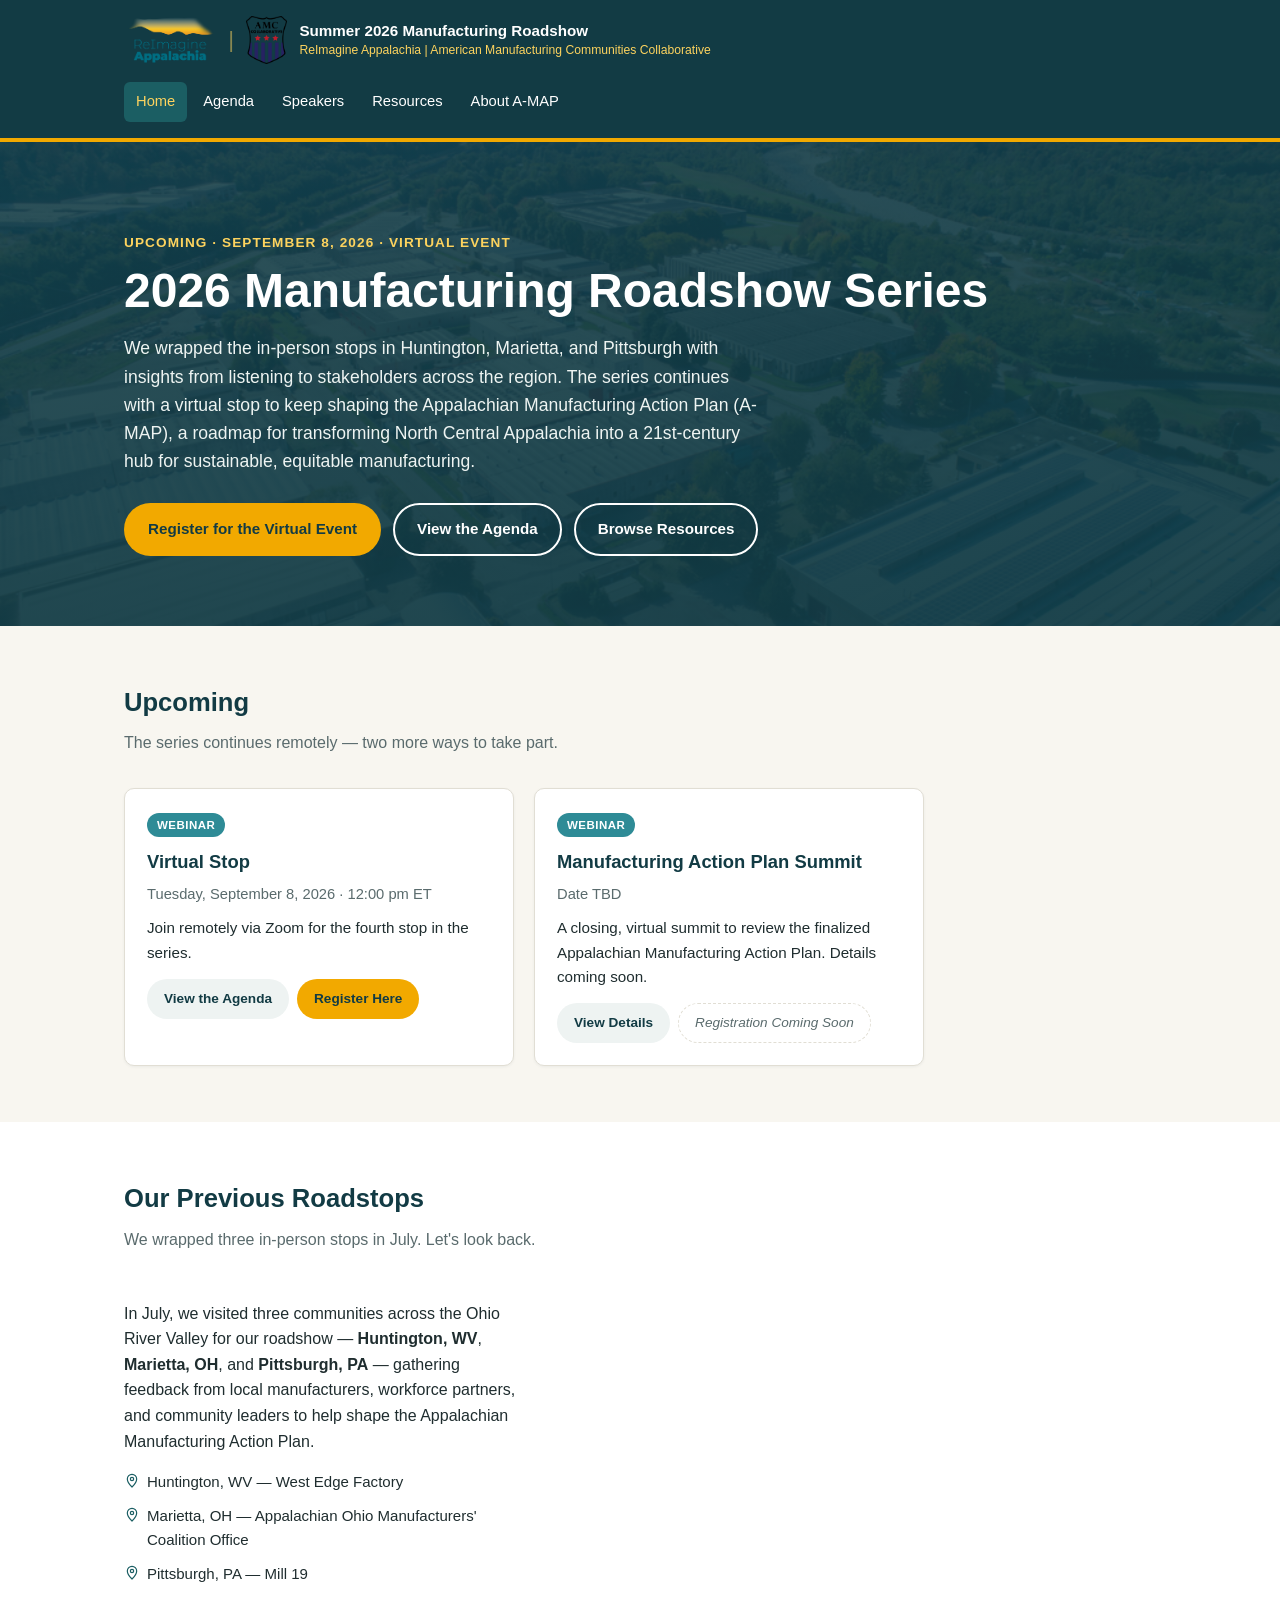
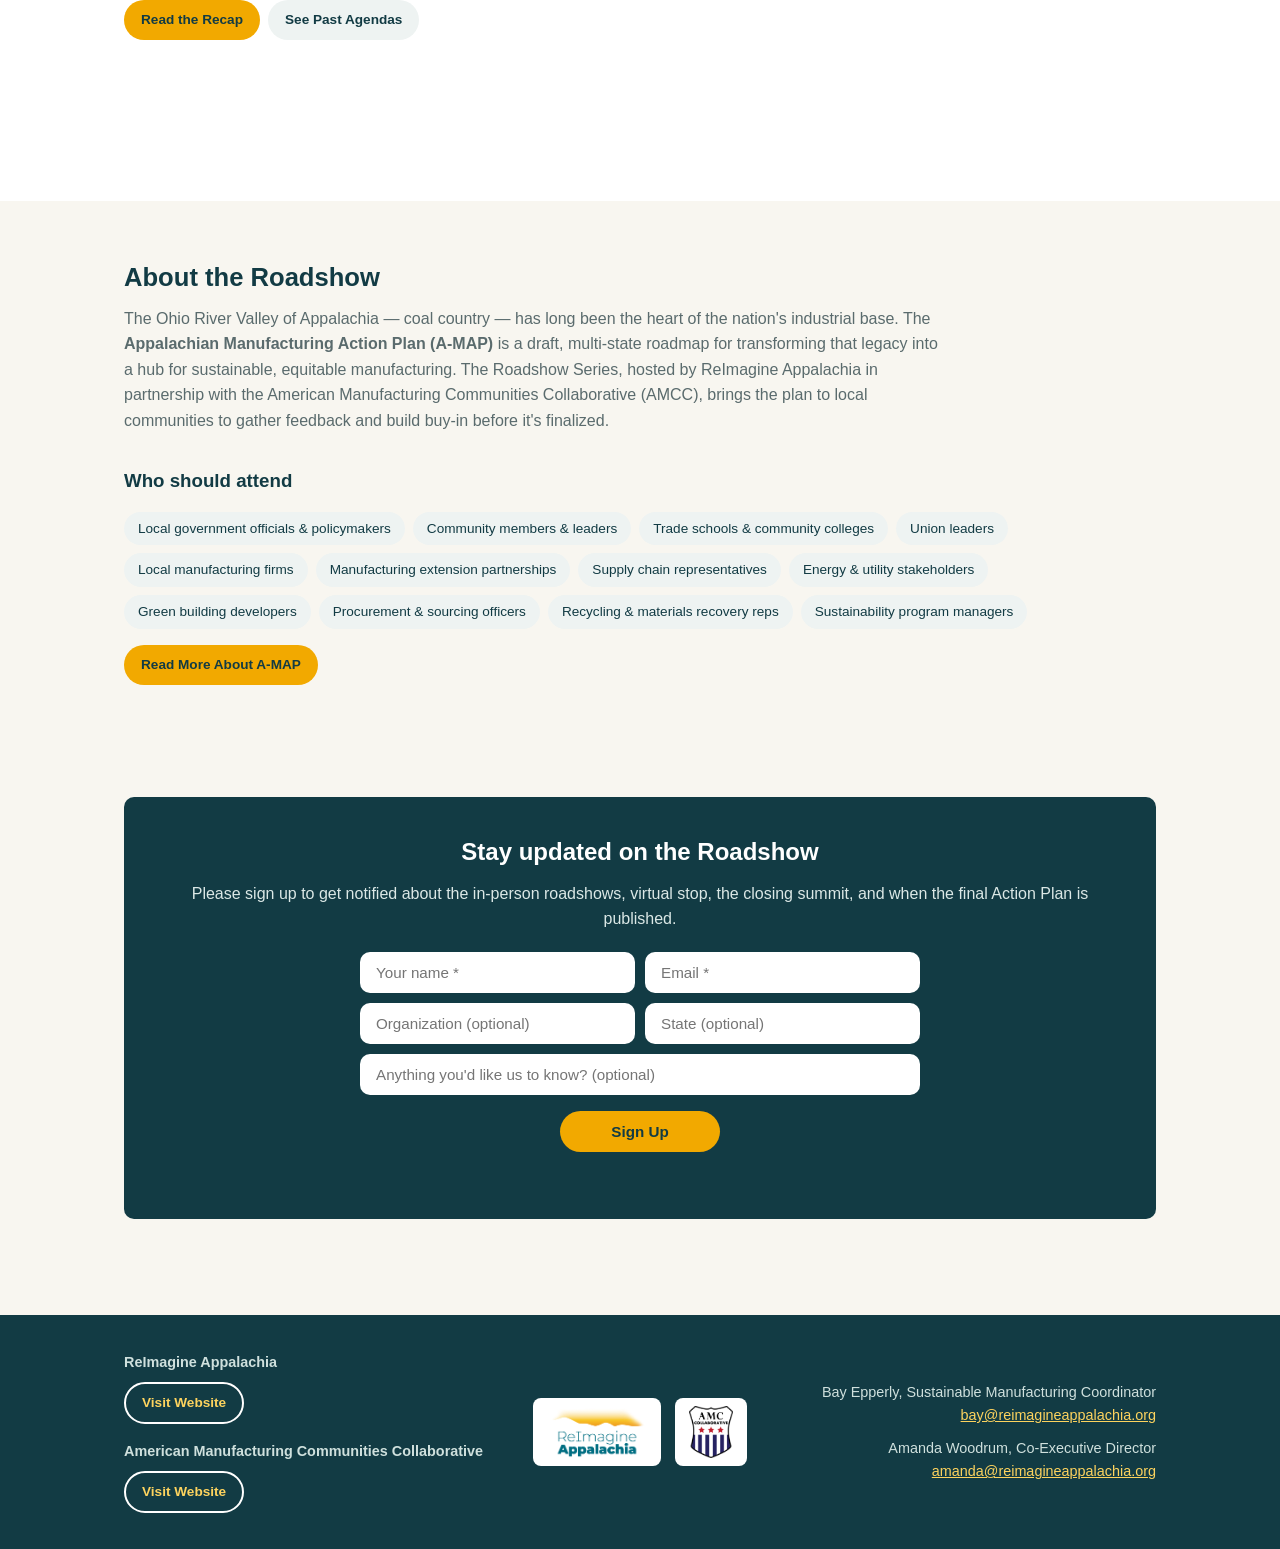
<file: index.html>
<!DOCTYPE html>
<html lang="en">
<head>
<meta charset="UTF-8">
<meta name="viewport" content="width=device-width, initial-scale=1.0">
<title>Summer 2026 Manufacturing Roadshow Series | ReImagine Appalachia & AMCC</title>
<meta name="description" content="Event guide for ReImagine Appalachia's Summer 2026 Manufacturing Roadshow Series — join the September 8 virtual stop, plus a recap of the in-person stops in Huntington, Marietta, and Pittsburgh.">
<link rel="preconnect" href="https://fonts.googleapis.com">
<link href="https://fonts.googleapis.com/css2?family=Poppins:wght@400;600;700&display=swap" rel="stylesheet">
<link rel="stylesheet" href="styles.css">
</head>
<body>

<header class="site-header">
  <div class="container">
    <a class="brand" href="index.html">
      <img class="logo-mark" src="assets/ra-logo.png" alt="ReImagine Appalachia logo">
      <span class="brand-divider">|</span>
      <img class="partner-mark" src="assets/amcc-logo.png" alt="American Manufacturing Communities Collaborative (AMCC) logo">
      <span class="brand-text">
        <span class="tagline">Summer 2026 Manufacturing Roadshow</span>
        <span class="partner">ReImagine Appalachia | American Manufacturing Communities Collaborative</span>
      </span>
    </a>
    <div class="header-right">
      <nav class="main-nav">
        <a href="index.html" class="active">Home</a>
        <a href="agenda.html">Agenda</a>
        <a href="speakers.html">Speakers</a>
        <a href="resources.html">Resources</a>
        <a href="about.html">About A-MAP</a>
      </nav>
      <div class="header-actions">
        <div class="countdown" id="event-countdown">
          <svg class="countdown-icon" viewBox="0 0 24 24" fill="none" stroke="currentColor" stroke-width="1.8" aria-hidden="true"><rect x="3" y="5" width="18" height="16" rx="2"/><path d="M3 9h18M8 3v4M16 3v4"/></svg>
          <span class="countdown-text">Virtual Stop starts in <strong id="countdown-days">--</strong> Days : <strong id="countdown-hours">--</strong> Hours</span>
        </div>
      </div>
    </div>
  </div>
</header>

<section class="hero" style="--hero-img:url('assets/hero-bg.jpg')">
  <div class="container">
    <div class="eyebrow">Upcoming &middot; September 8, 2026 &middot; Virtual Event</div>
    <h1>2026 Manufacturing Roadshow Series</h1>
    <p class="lead">We wrapped the in-person stops in Huntington, Marietta, and Pittsburgh with insights from listening to stakeholders across the region. The series continues with a virtual stop to keep shaping the Appalachian Manufacturing Action Plan (A-MAP), a roadmap for transforming North Central Appalachia into a 21st-century hub for sustainable, equitable manufacturing.</p>
    <div class="btn-row">
      <a class="btn btn-gold" href="https://reimagineappalachia.org/appalachian-manufacturing-action-plan-summer-roadshow-discussion-series-virtual-event/" target="_blank" rel="noopener">Register for the Virtual Event</a>
      <a class="btn btn-outline" href="agenda.html#virtual">View the Agenda</a>
      <a class="btn btn-outline" href="resources.html">Browse Resources</a>
    </div>
  </div>
</section>

<section class="section">
  <div class="container">
    <h2 class="section-title">Upcoming</h2>
    <p class="section-sub">The series continues remotely — two more ways to take part.</p>
    <div class="grid" style="max-width:800px;">

      <div class="card">
        <span class="tag">Webinar</span>
        <h3>Virtual Stop</h3>
        <div class="meta">Tuesday, September 8, 2026 &middot; 12:00 pm ET</div>
        <p>Join remotely via Zoom for the fourth stop in the series.</p>
        <div class="link-row">
          <a class="link-btn" href="agenda.html#virtual">View the Agenda</a>
          <a class="link-btn register" href="https://reimagineappalachia.org/appalachian-manufacturing-action-plan-summer-roadshow-discussion-series-virtual-event/" target="_blank" rel="noopener">Register Here</a>
        </div>
      </div>

      <div class="card">
        <span class="tag">Webinar</span>
        <h3>Manufacturing Action Plan Summit</h3>
        <div class="meta">Date TBD</div>
        <p>A closing, virtual summit to review the finalized Appalachian Manufacturing Action Plan. Details coming soon.</p>
        <div class="link-row">
          <a class="link-btn" href="agenda.html#summit">View Details</a>
          <span class="link-btn pending">Registration Coming Soon</span>
        </div>
      </div>

    </div>
  </div>
</section>

<section class="section alt">
  <div class="container">
    <h2 class="section-title">Our Previous Roadstops</h2>
    <p class="section-sub">We wrapped three in-person stops in July. Let's look back.</p>
    <div class="recap-split">
      <div class="recap-summary">
        <p>In July, we visited three communities across the Ohio River Valley for our roadshow — <strong>Huntington, WV</strong>, <strong>Marietta, OH</strong>, and <strong>Pittsburgh, PA</strong> — gathering feedback from local manufacturers, workforce partners, and community leaders to help shape the Appalachian Manufacturing Action Plan.</p>
        <ul class="recap-stops-list">
          <li>
            <svg class="pin-icon" viewBox="0 0 24 24" fill="none" stroke="currentColor" stroke-width="1.8" aria-hidden="true"><path d="M12 21s7-6.5 7-12a7 7 0 10-14 0c0 5.5 7 12 7 12z"/><circle cx="12" cy="9" r="2.5"/></svg>
            <a href="https://www.google.com/maps/search/?api=1&query=West+Edge+Factory+1040+Vernon+St+Huntington+WV+25704" target="_blank" rel="noopener">Huntington, WV &mdash; West Edge Factory</a>
          </li>
          <li>
            <svg class="pin-icon" viewBox="0 0 24 24" fill="none" stroke="currentColor" stroke-width="1.8" aria-hidden="true"><path d="M12 21s7-6.5 7-12a7 7 0 10-14 0c0 5.5 7 12 7 12z"/><circle cx="12" cy="9" r="2.5"/></svg>
            <a href="https://www.google.com/maps/search/?api=1&query=Appalachian+Ohio+Manufacturers+Coalition+2351+State+Route+821+Marietta+OH+45750" target="_blank" rel="noopener">Marietta, OH &mdash; Appalachian Ohio Manufacturers' Coalition Office</a>
          </li>
          <li>
            <svg class="pin-icon" viewBox="0 0 24 24" fill="none" stroke="currentColor" stroke-width="1.8" aria-hidden="true"><path d="M12 21s7-6.5 7-12a7 7 0 10-14 0c0 5.5 7 12 7 12z"/><circle cx="12" cy="9" r="2.5"/></svg>
            <a href="https://www.google.com/maps/search/?api=1&query=Mill+19+4501+Lytle+St+Pittsburgh+PA+15207" target="_blank" rel="noopener">Pittsburgh, PA &mdash; Mill 19</a>
          </li>
        </ul>
        <div class="link-row">
          <a class="link-btn accent" href="https://reimagineappalachia.org/recap-of-the-summer-2026-appalachian-manufacturing-roadshow-discussion-series/" target="_blank" rel="noopener">Read the Recap</a>
          <a class="link-btn" href="agenda.html">See Past Agendas</a>
        </div>
      </div>
      <div class="recap-map">
        <iframe class="recap-map-embed" loading="lazy" referrerpolicy="no-referrer-when-downgrade"
          src="https://www.google.com/maps?q=West+Edge+Factory+1040+Vernon+St+Huntington+WV+25704%7CAppalachian+Ohio+Manufacturers+Coalition+2351+State+Route+821+Marietta+OH+45750%7CMill+19+4501+Lytle+St+Pittsburgh+PA+15207&output=embed"
          title="Map of the three in-person roadshow stops: Huntington WV, Marietta OH, and Pittsburgh PA"></iframe>
      </div>
    </div>
  </div>
</section>

<section class="section">
  <div class="container">
    <h2 class="section-title">About the Roadshow</h2>
    <p class="section-sub" style="max-width:820px;">
      The Ohio River Valley of Appalachia — coal country — has long been the heart of the nation's industrial base.
      The <strong>Appalachian Manufacturing Action Plan (A-MAP)</strong> is a draft, multi-state roadmap for transforming
      that legacy into a hub for sustainable, equitable manufacturing. The Roadshow Series, hosted by ReImagine Appalachia
      in partnership with the American Manufacturing Communities Collaborative (AMCC), brings the plan to local
      communities to gather feedback and build buy-in before it's finalized.
    </p>
    <h3 style="color:var(--teal-dark); margin-bottom:10px;">Who should attend</h3>
    <div class="chip-row">
      <span class="chip">Local government officials & policymakers</span>
      <span class="chip">Community members & leaders</span>
      <span class="chip">Trade schools & community colleges</span>
      <span class="chip">Union leaders</span>
      <span class="chip">Local manufacturing firms</span>
      <span class="chip">Manufacturing extension partnerships</span>
      <span class="chip">Supply chain representatives</span>
      <span class="chip">Energy & utility stakeholders</span>
      <span class="chip">Green building developers</span>
      <span class="chip">Procurement & sourcing officers</span>
      <span class="chip">Recycling & materials recovery reps</span>
      <span class="chip">Sustainability program managers</span>
    </div>
    <div class="link-row"><a class="link-btn accent" href="about.html">Read More About A-MAP</a></div>
  </div>
</section>

<section class="section">
  <div class="container">
    <div class="signup" id="signup">
      <h2>Stay updated on the Roadshow</h2>
      <p>Please sign up to get notified about the in-person roadshows, virtual stop, the closing summit, and when the final Action Plan is published.</p>
      <form id="roadshow-signup-form" action="https://formspree.io/f/mbdvppaw" method="POST">
        <input type="text" name="name" placeholder="Your name *" required>
        <input type="email" name="email" placeholder="Email *" required>
        <input type="text" name="organization" placeholder="Organization (optional)">
        <input type="text" name="state" placeholder="State (optional)">
        <input type="text" name="message" class="field-full" placeholder="Anything you'd like us to know? (optional)">
        <button type="submit" class="btn btn-gold field-full">Sign Up</button>
      </form>
      <div class="form-status" id="signup-status" aria-live="polite"></div>
    </div>
  </div>
</section>

<footer class="site-footer">
  <div class="container">
    <div class="footer-col left">
      <div class="footer-org">
        <strong>ReImagine Appalachia</strong>
        <a class="btn btn-outline btn-sm" href="https://reimagineappalachia.org" target="_blank" rel="noopener">Visit Website</a>
      </div>
      <div class="footer-org">
        <strong>American Manufacturing Communities Collaborative</strong>
        <a class="btn btn-outline btn-sm" href="https://americanmcc.org/" target="_blank" rel="noopener">Visit Website</a>
      </div>
    </div>

    <div class="footer-logos">
      <span class="logo-chip"><img src="assets/ra-logo.png" alt="ReImagine Appalachia logo"></span>
      <span class="logo-chip"><img src="assets/amcc-logo.png" alt="American Manufacturing Communities Collaborative (AMCC) logo"></span>
    </div>

    <div class="footer-col right">
      <div>Bay Epperly, Sustainable Manufacturing Coordinator<br>
      <a href="mailto:bay@reimagineappalachia.org">bay@reimagineappalachia.org</a></div>
      <div style="margin-top:10px;">Amanda Woodrum, Co-Executive Director<br>
      <a href="mailto:amanda@reimagineappalachia.org">amanda@reimagineappalachia.org</a></div>
    </div>
  </div>
</footer>

<script>
(function () {
  var form = document.getElementById('roadshow-signup-form');
  var status = document.getElementById('signup-status');
  if (!form || !status) return;

  form.addEventListener('submit', function (e) {
    e.preventDefault();
    status.textContent = 'Sending…';
    status.className = 'form-status';

    fetch(form.action, {
      method: 'POST',
      body: new FormData(form),
      headers: { 'Accept': 'application/json' }
    }).then(function (response) {
      if (response.ok) {
        form.reset();
        form.style.display = 'none';
        status.textContent = "Thanks! You're signed up for roadshow updates.";
        status.className = 'form-status success';
      } else {
        return response.json().then(function (data) {
          var msg = (data && data.errors && data.errors.length)
            ? data.errors.map(function (err) { return err.message; }).join(', ')
            : 'Something went wrong. Please try again or email bay@reimagineappalachia.org directly.';
          status.textContent = msg;
          status.className = 'form-status error';
        });
      }
    }).catch(function () {
      status.textContent = 'Something went wrong. Please try again or email bay@reimagineappalachia.org directly.';
      status.className = 'form-status error';
    });
  });
})();
</script>

<script>
(function () {
  var target = new Date('2026-09-08T12:00:00-04:00'); // Virtual Stop, 12:00 pm ET
  var boxEl = document.getElementById('event-countdown');
  var daysEl = document.getElementById('countdown-days');
  var hoursEl = document.getElementById('countdown-hours');
  if (!boxEl || !daysEl || !hoursEl) return;

  function setTile(el, value) {
    if (el.textContent === value) return;
    el.textContent = value;
    el.classList.remove('tick');
    void el.offsetWidth;
    el.classList.add('tick');
  }

  function update() {
    var diff = target - new Date();
    if (diff <= 0) {
      boxEl.style.display = 'none';
      return;
    }
    var days = Math.floor(diff / 86400000);
    var hours = Math.floor((diff % 86400000) / 3600000);
    setTile(daysEl, String(days));
    setTile(hoursEl, String(hours));
  }

  update();
  setInterval(update, 60000);
})();
</script>

</body>
</html>
</file>
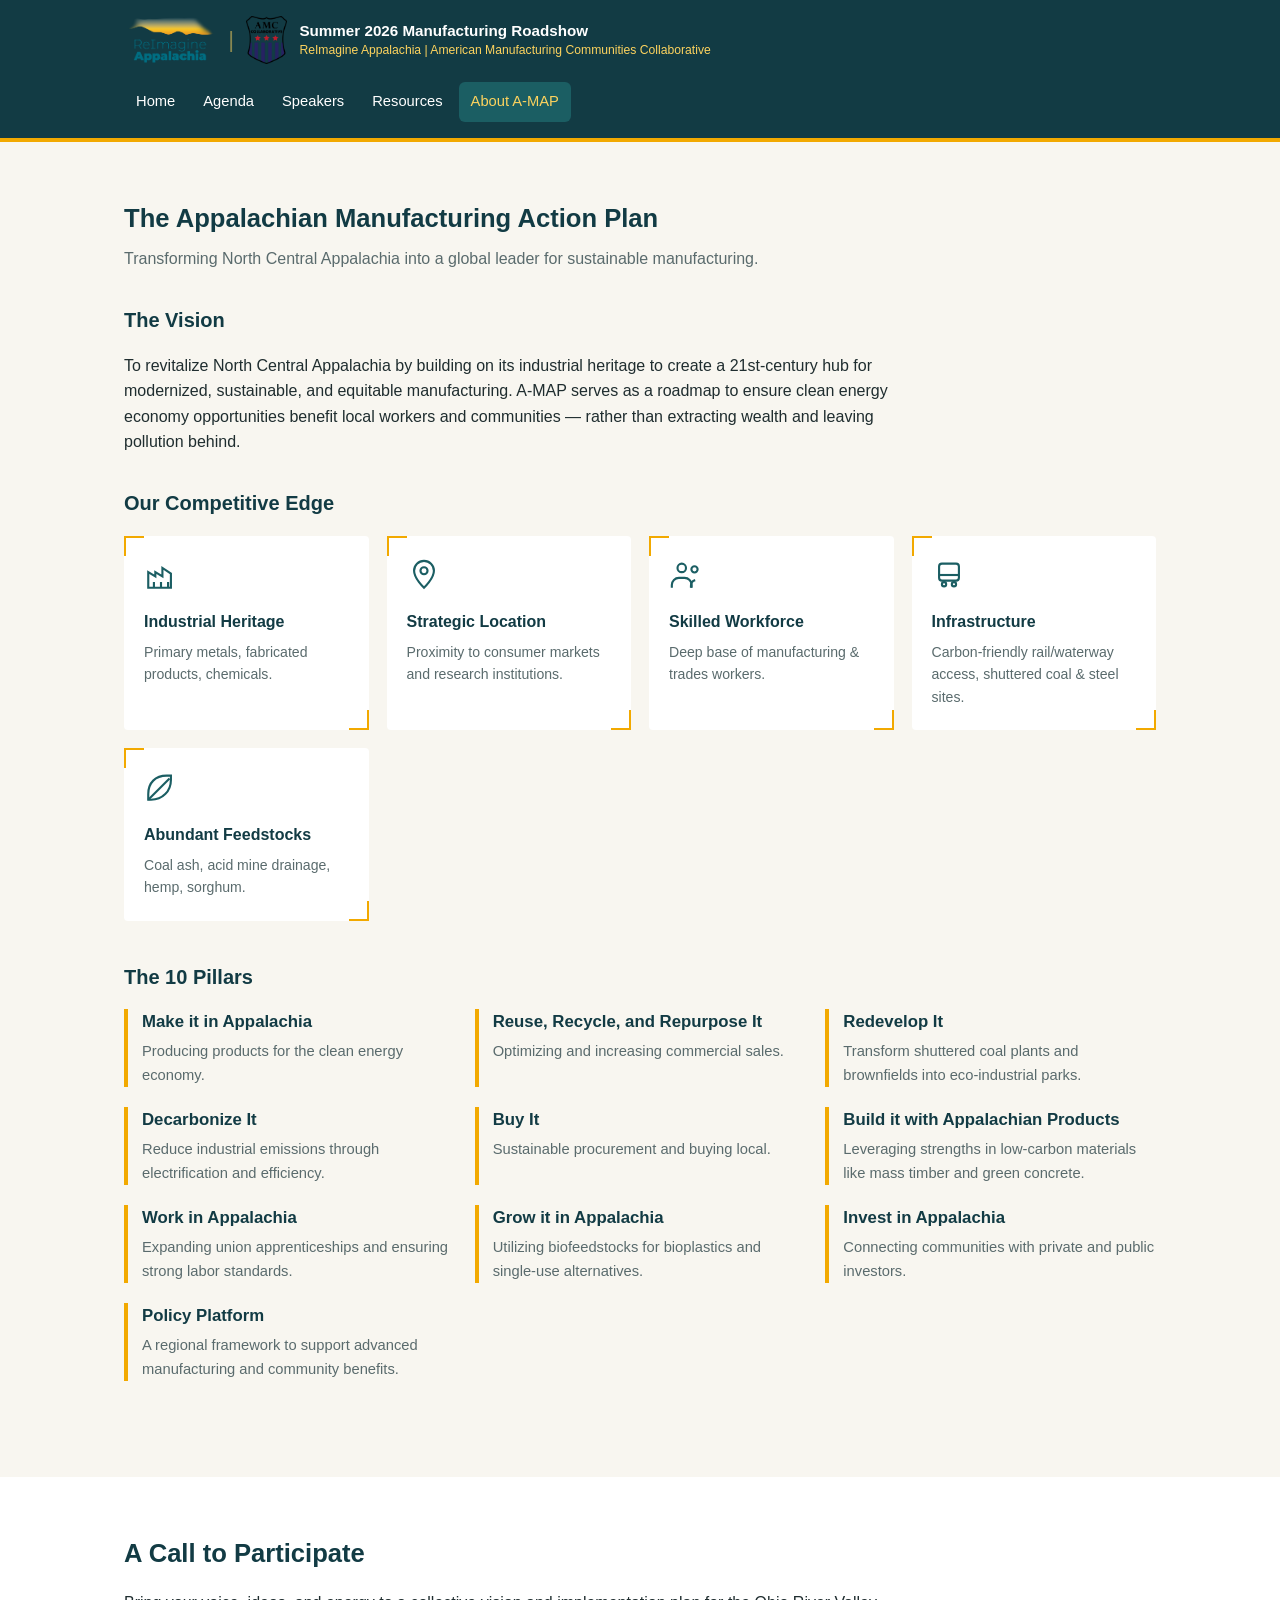
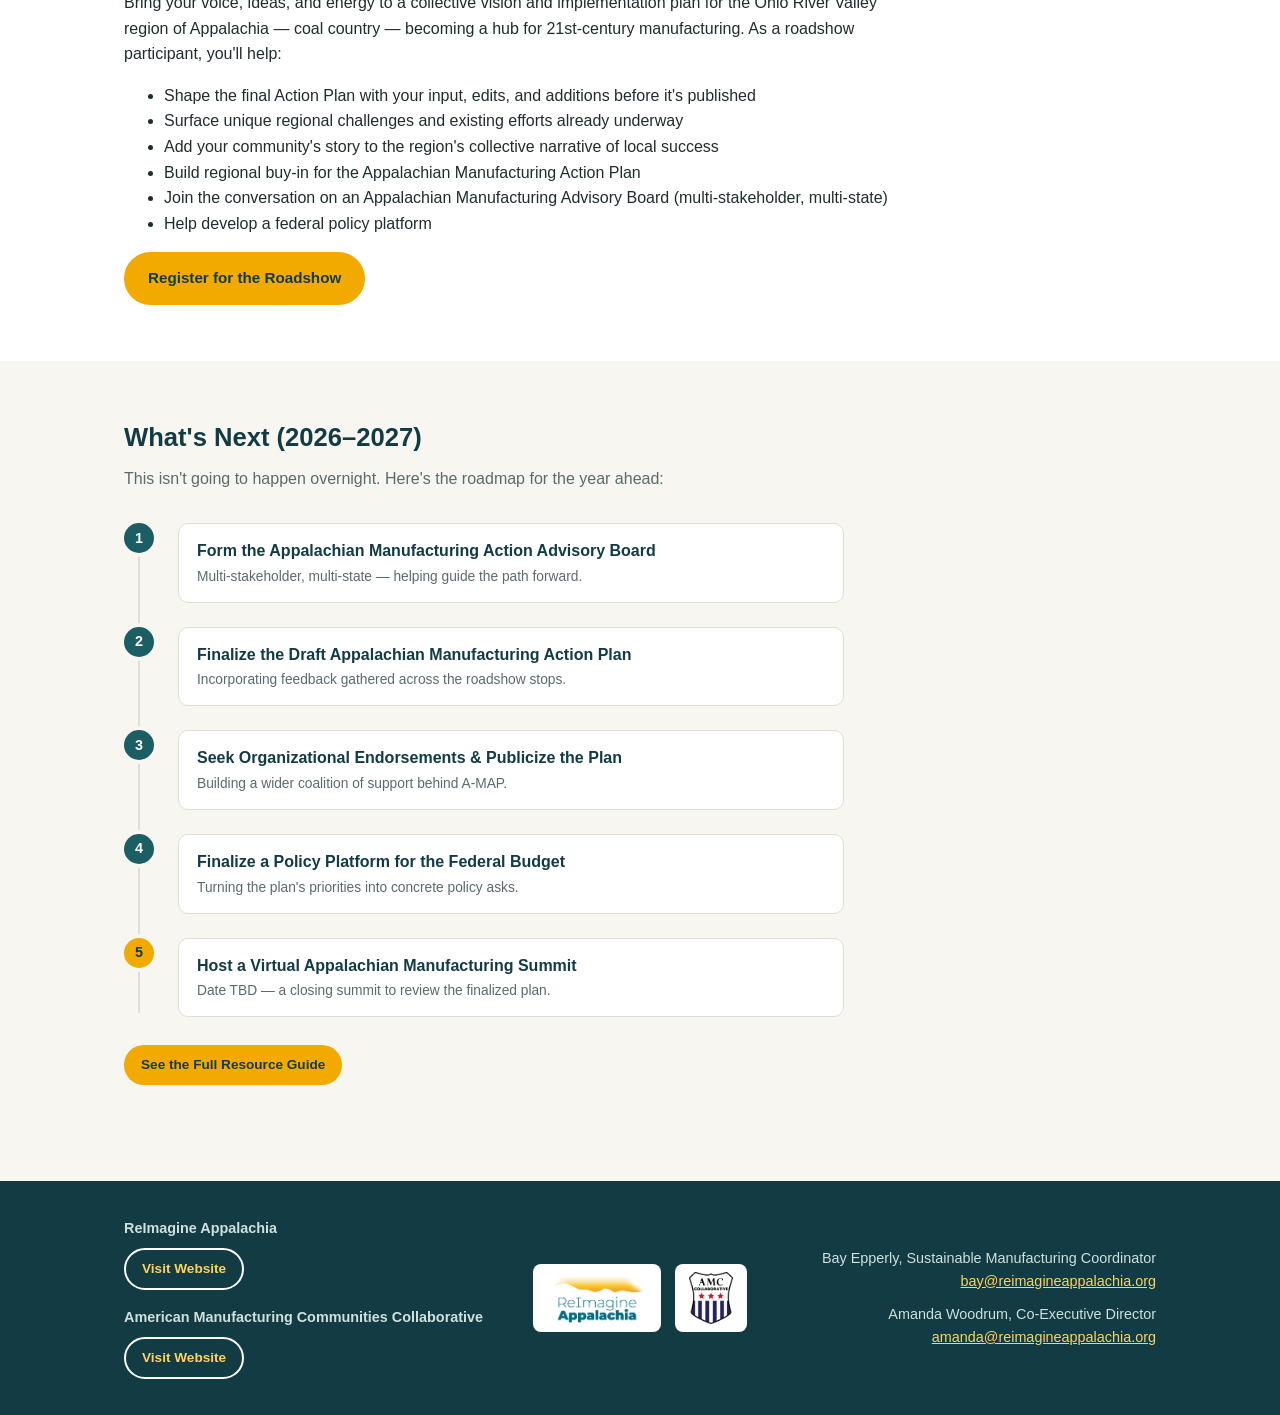
<file: about.html>
<!DOCTYPE html>
<html lang="en">
<head>
<meta charset="UTF-8">
<meta name="viewport" content="width=device-width, initial-scale=1.0">
<title>About A-MAP | Summer 2026 Manufacturing Roadshow — ReImagine Appalachia & AMCC</title>
<link rel="preconnect" href="https://fonts.googleapis.com">
<link href="https://fonts.googleapis.com/css2?family=Poppins:wght@400;600;700&display=swap" rel="stylesheet">
<link rel="stylesheet" href="styles.css">
</head>
<body>

<header class="site-header">
  <div class="container">
    <a class="brand" href="index.html">
      <img class="logo-mark" src="assets/ra-logo.png" alt="ReImagine Appalachia logo">
      <span class="brand-divider">|</span>
      <img class="partner-mark" src="assets/amcc-logo.png" alt="American Manufacturing Communities Collaborative (AMCC) logo">
      <span class="brand-text">
        <span class="tagline">Summer 2026 Manufacturing Roadshow</span>
        <span class="partner">ReImagine Appalachia | American Manufacturing Communities Collaborative</span>
      </span>
    </a>
    <div class="header-right">
      <nav class="main-nav">
        <a href="index.html">Home</a>
        <a href="agenda.html">Agenda</a>
        <a href="speakers.html">Speakers</a>
        <a href="resources.html">Resources</a>
        <a href="about.html" class="active">About A-MAP</a>
      </nav>
      <div class="header-actions">
        <div class="countdown" id="event-countdown">
          <svg class="countdown-icon" viewBox="0 0 24 24" fill="none" stroke="currentColor" stroke-width="1.8" aria-hidden="true"><rect x="3" y="5" width="18" height="16" rx="2"/><path d="M3 9h18M8 3v4M16 3v4"/></svg>
          <span class="countdown-text">Virtual Stop starts in <strong id="countdown-days">--</strong> Days : <strong id="countdown-hours">--</strong> Hours</span>
        </div>
      </div>
    </div>
  </div>
</header>

<section class="section">
  <div class="container">
    <h1 class="section-title">The Appalachian Manufacturing Action Plan</h1>
    <p class="section-sub" style="max-width:820px;">
      Transforming North Central Appalachia into a global leader for sustainable manufacturing.
    </p>

    <h2 style="color:var(--teal-dark); font-size:1.25rem;">The Vision</h2>
    <p style="max-width:780px;">
      To revitalize North Central Appalachia by building on its industrial heritage to create a 21st-century hub for
      modernized, sustainable, and equitable manufacturing. A-MAP serves as a roadmap to ensure clean energy
      economy opportunities benefit local workers and communities — rather than extracting wealth and leaving
      pollution behind.
    </p>

    <h2 style="color:var(--teal-dark); font-size:1.25rem; margin-top:32px;">Our Competitive Edge</h2>
    <div class="edge-grid">
      <div class="edge-card">
        <svg class="edge-icon" viewBox="0 0 24 24" fill="none" stroke="currentColor" stroke-width="1.5"><path d="M3 21V10l5 3V10l5 3V7l6 4v10H3z"/><path d="M7 21v-4M12 21v-4M17 21v-4"/></svg>
        <h4>Industrial Heritage</h4>
        <p>Primary metals, fabricated products, chemicals.</p>
      </div>
      <div class="edge-card">
        <svg class="edge-icon" viewBox="0 0 24 24" fill="none" stroke="currentColor" stroke-width="1.5"><path d="M12 21s7-6.5 7-12a7 7 0 10-14 0c0 5.5 7 12 7 12z"/><circle cx="12" cy="9" r="2.5"/></svg>
        <h4>Strategic Location</h4>
        <p>Proximity to consumer markets and research institutions.</p>
      </div>
      <div class="edge-card">
        <svg class="edge-icon" viewBox="0 0 24 24" fill="none" stroke="currentColor" stroke-width="1.5"><circle cx="9" cy="7" r="3"/><path d="M2 21v-2a5 5 0 015-5h4a5 5 0 015 5v2"/><circle cx="18" cy="8" r="2.2"/><path d="M15.5 21v-1.5a4 4 0 013-3.87"/></svg>
        <h4>Skilled Workforce</h4>
        <p>Deep base of manufacturing &amp; trades workers.</p>
      </div>
      <div class="edge-card">
        <svg class="edge-icon" viewBox="0 0 24 24" fill="none" stroke="currentColor" stroke-width="1.5"><rect x="5" y="4" width="14" height="12" rx="2"/><path d="M5 12h14"/><circle cx="8.5" cy="18.5" r="1.5"/><circle cx="15.5" cy="18.5" r="1.5"/></svg>
        <h4>Infrastructure</h4>
        <p>Carbon-friendly rail/waterway access, shuttered coal &amp; steel sites.</p>
      </div>
      <div class="edge-card">
        <svg class="edge-icon" viewBox="0 0 24 24" fill="none" stroke="currentColor" stroke-width="1.5"><path d="M5 21c8 0 14-6 14-14V4h-3C8 4 3 9 3 17v4z"/><path d="M3 21c4-4 7-7 15-15"/></svg>
        <h4>Abundant Feedstocks</h4>
        <p>Coal ash, acid mine drainage, hemp, sorghum.</p>
      </div>
    </div>

    <h2 style="color:var(--teal-dark); font-size:1.25rem; margin-top:40px;">The 10 Pillars</h2>
    <div class="grid" style="grid-template-columns: repeat(auto-fit, minmax(280px,1fr)); margin-bottom:40px;">
      <div class="pillar"><h3>Make it in Appalachia</h3><p>Producing products for the clean energy economy.</p></div>
      <div class="pillar"><h3>Reuse, Recycle, and Repurpose It</h3><p>Optimizing and increasing commercial sales.</p></div>
      <div class="pillar"><h3>Redevelop It</h3><p>Transform shuttered coal plants and brownfields into eco-industrial parks.</p></div>
      <div class="pillar"><h3>Decarbonize It</h3><p>Reduce industrial emissions through electrification and efficiency.</p></div>
      <div class="pillar"><h3>Buy It</h3><p>Sustainable procurement and buying local.</p></div>
      <div class="pillar"><h3>Build it with Appalachian Products</h3><p>Leveraging strengths in low-carbon materials like mass timber and green concrete.</p></div>
      <div class="pillar"><h3>Work in Appalachia</h3><p>Expanding union apprenticeships and ensuring strong labor standards.</p></div>
      <div class="pillar"><h3>Grow it in Appalachia</h3><p>Utilizing biofeedstocks for bioplastics and single-use alternatives.</p></div>
      <div class="pillar"><h3>Invest in Appalachia</h3><p>Connecting communities with private and public investors.</p></div>
      <div class="pillar"><h3>Policy Platform</h3><p>A regional framework to support advanced manufacturing and community benefits.</p></div>
    </div>

  </div>
</section>

<section class="section alt">
  <div class="container">
    <h2 class="section-title">A Call to Participate</h2>
    <p style="max-width:780px;">
      Bring your voice, ideas, and energy to a collective vision and implementation plan for the Ohio River Valley
      region of Appalachia — coal country — becoming a hub for 21st-century manufacturing. As a roadshow participant,
      you'll help:
    </p>
    <ul>
      <li>Shape the final Action Plan with your input, edits, and additions before it's published</li>
      <li>Surface unique regional challenges and existing efforts already underway</li>
      <li>Add your community's story to the region's collective narrative of local success</li>
      <li>Build regional buy-in for the Appalachian Manufacturing Action Plan</li>
      <li>Join the conversation on an Appalachian Manufacturing Advisory Board (multi-stakeholder, multi-state)</li>
      <li>Help develop a federal policy platform</li>
    </ul>
    <div class="link-row">
      <a class="btn btn-gold" href="https://reimagineappalachia.org/events/" target="_blank" rel="noopener">Register for the Roadshow</a>
    </div>
  </div>
</section>

<section class="section">
  <div class="container">
    <h2 class="section-title">What's Next (2026–2027)</h2>
    <p class="section-sub">This isn't going to happen overnight. Here's the roadmap for the year ahead:</p>
    <div class="timeline">
      <div class="timeline-item">
        <div class="timeline-num">1</div>
        <div class="timeline-content">
          <h4>Form the Appalachian Manufacturing Action Advisory Board</h4>
          <p>Multi-stakeholder, multi-state — helping guide the path forward.</p>
        </div>
      </div>
      <div class="timeline-item">
        <div class="timeline-num">2</div>
        <div class="timeline-content">
          <h4>Finalize the Draft Appalachian Manufacturing Action Plan</h4>
          <p>Incorporating feedback gathered across the roadshow stops.</p>
        </div>
      </div>
      <div class="timeline-item">
        <div class="timeline-num">3</div>
        <div class="timeline-content">
          <h4>Seek Organizational Endorsements &amp; Publicize the Plan</h4>
          <p>Building a wider coalition of support behind A-MAP.</p>
        </div>
      </div>
      <div class="timeline-item">
        <div class="timeline-num">4</div>
        <div class="timeline-content">
          <h4>Finalize a Policy Platform for the Federal Budget</h4>
          <p>Turning the plan's priorities into concrete policy asks.</p>
        </div>
      </div>
      <div class="timeline-item tbd">
        <div class="timeline-num">5</div>
        <div class="timeline-content">
          <h4>Host a Virtual Appalachian Manufacturing Summit</h4>
          <p>Date TBD — a closing summit to review the finalized plan.</p>
        </div>
      </div>
    </div>
    <div class="link-row" style="margin-top:28px;"><a class="link-btn accent" href="resources.html">See the Full Resource Guide</a></div>
  </div>
</section>

<footer class="site-footer">
  <div class="container">
    <div class="footer-col left">
      <div class="footer-org">
        <strong>ReImagine Appalachia</strong>
        <a class="btn btn-outline btn-sm" href="https://reimagineappalachia.org" target="_blank" rel="noopener">Visit Website</a>
      </div>
      <div class="footer-org">
        <strong>American Manufacturing Communities Collaborative</strong>
        <a class="btn btn-outline btn-sm" href="https://americanmcc.org/" target="_blank" rel="noopener">Visit Website</a>
      </div>
    </div>

    <div class="footer-logos">
      <span class="logo-chip"><img src="assets/ra-logo.png" alt="ReImagine Appalachia logo"></span>
      <span class="logo-chip"><img src="assets/amcc-logo.png" alt="American Manufacturing Communities Collaborative (AMCC) logo"></span>
    </div>

    <div class="footer-col right">
      <div>Bay Epperly, Sustainable Manufacturing Coordinator<br>
      <a href="mailto:bay@reimagineappalachia.org">bay@reimagineappalachia.org</a></div>
      <div style="margin-top:10px;">Amanda Woodrum, Co-Executive Director<br>
      <a href="mailto:amanda@reimagineappalachia.org">amanda@reimagineappalachia.org</a></div>
    </div>
  </div>
</footer>

<script>
(function () {
  var target = new Date('2026-09-08T12:00:00-04:00'); // Virtual Stop, 12:00 pm ET
  var boxEl = document.getElementById('event-countdown');
  var daysEl = document.getElementById('countdown-days');
  var hoursEl = document.getElementById('countdown-hours');
  if (!boxEl || !daysEl || !hoursEl) return;

  function setTile(el, value) {
    if (el.textContent === value) return;
    el.textContent = value;
    el.classList.remove('tick');
    void el.offsetWidth;
    el.classList.add('tick');
  }

  function update() {
    var diff = target - new Date();
    if (diff <= 0) {
      boxEl.style.display = 'none';
      return;
    }
    var days = Math.floor(diff / 86400000);
    var hours = Math.floor((diff % 86400000) / 3600000);
    setTile(daysEl, String(days));
    setTile(hoursEl, String(hours));
  }

  update();
  setInterval(update, 60000);
})();
</script>

</body>
</html>
</file>
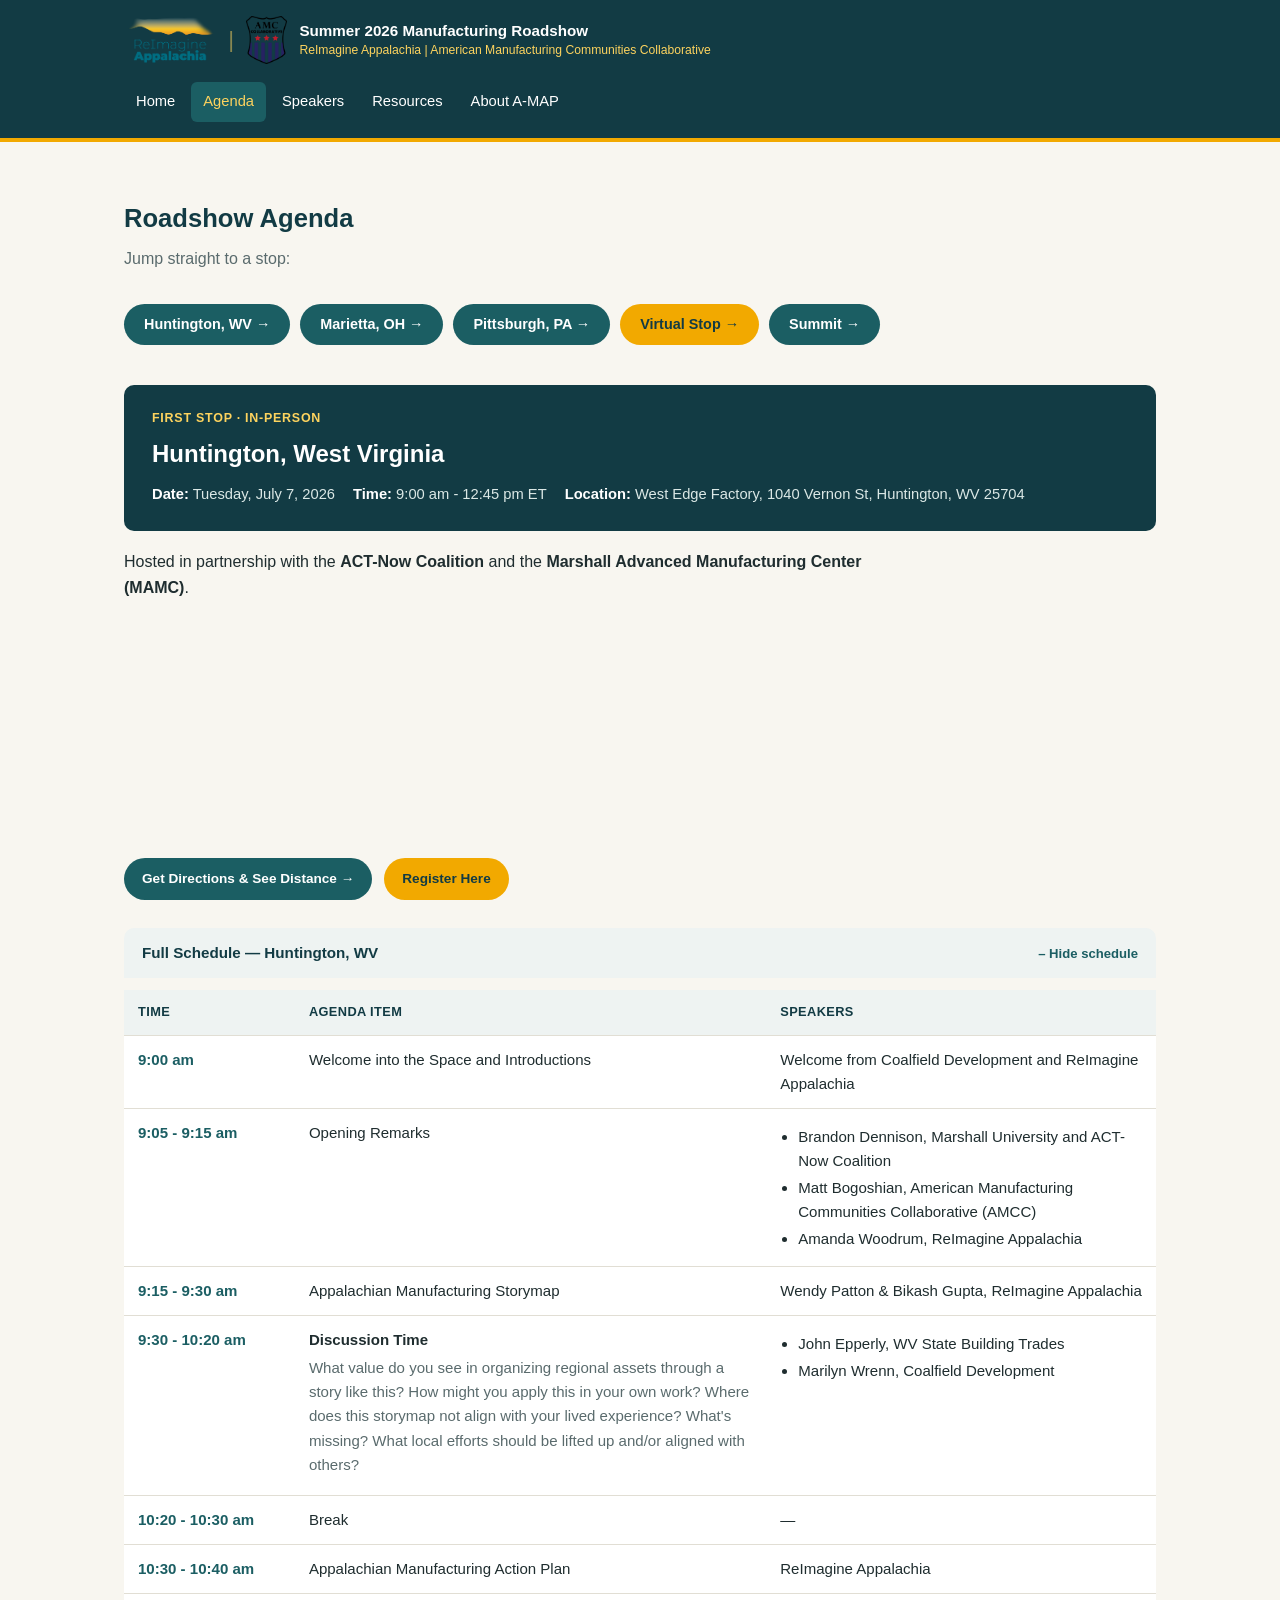
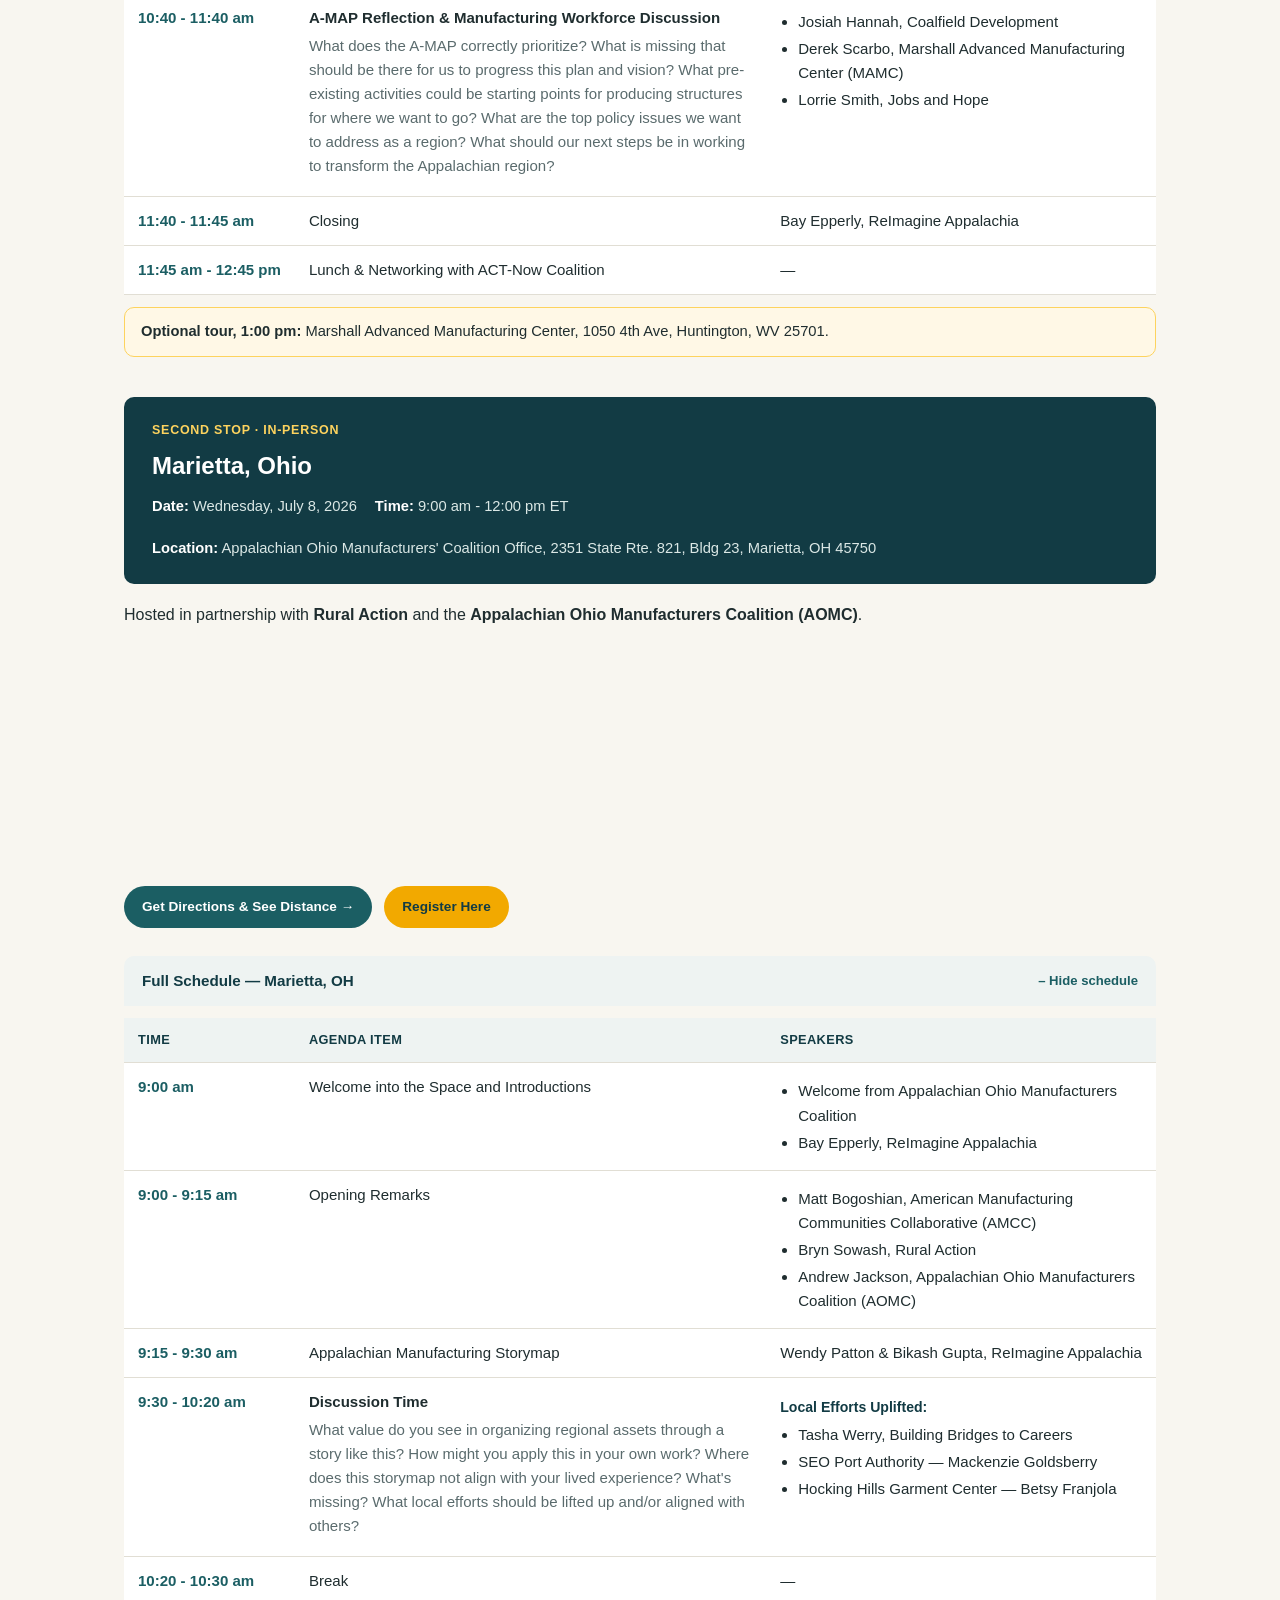
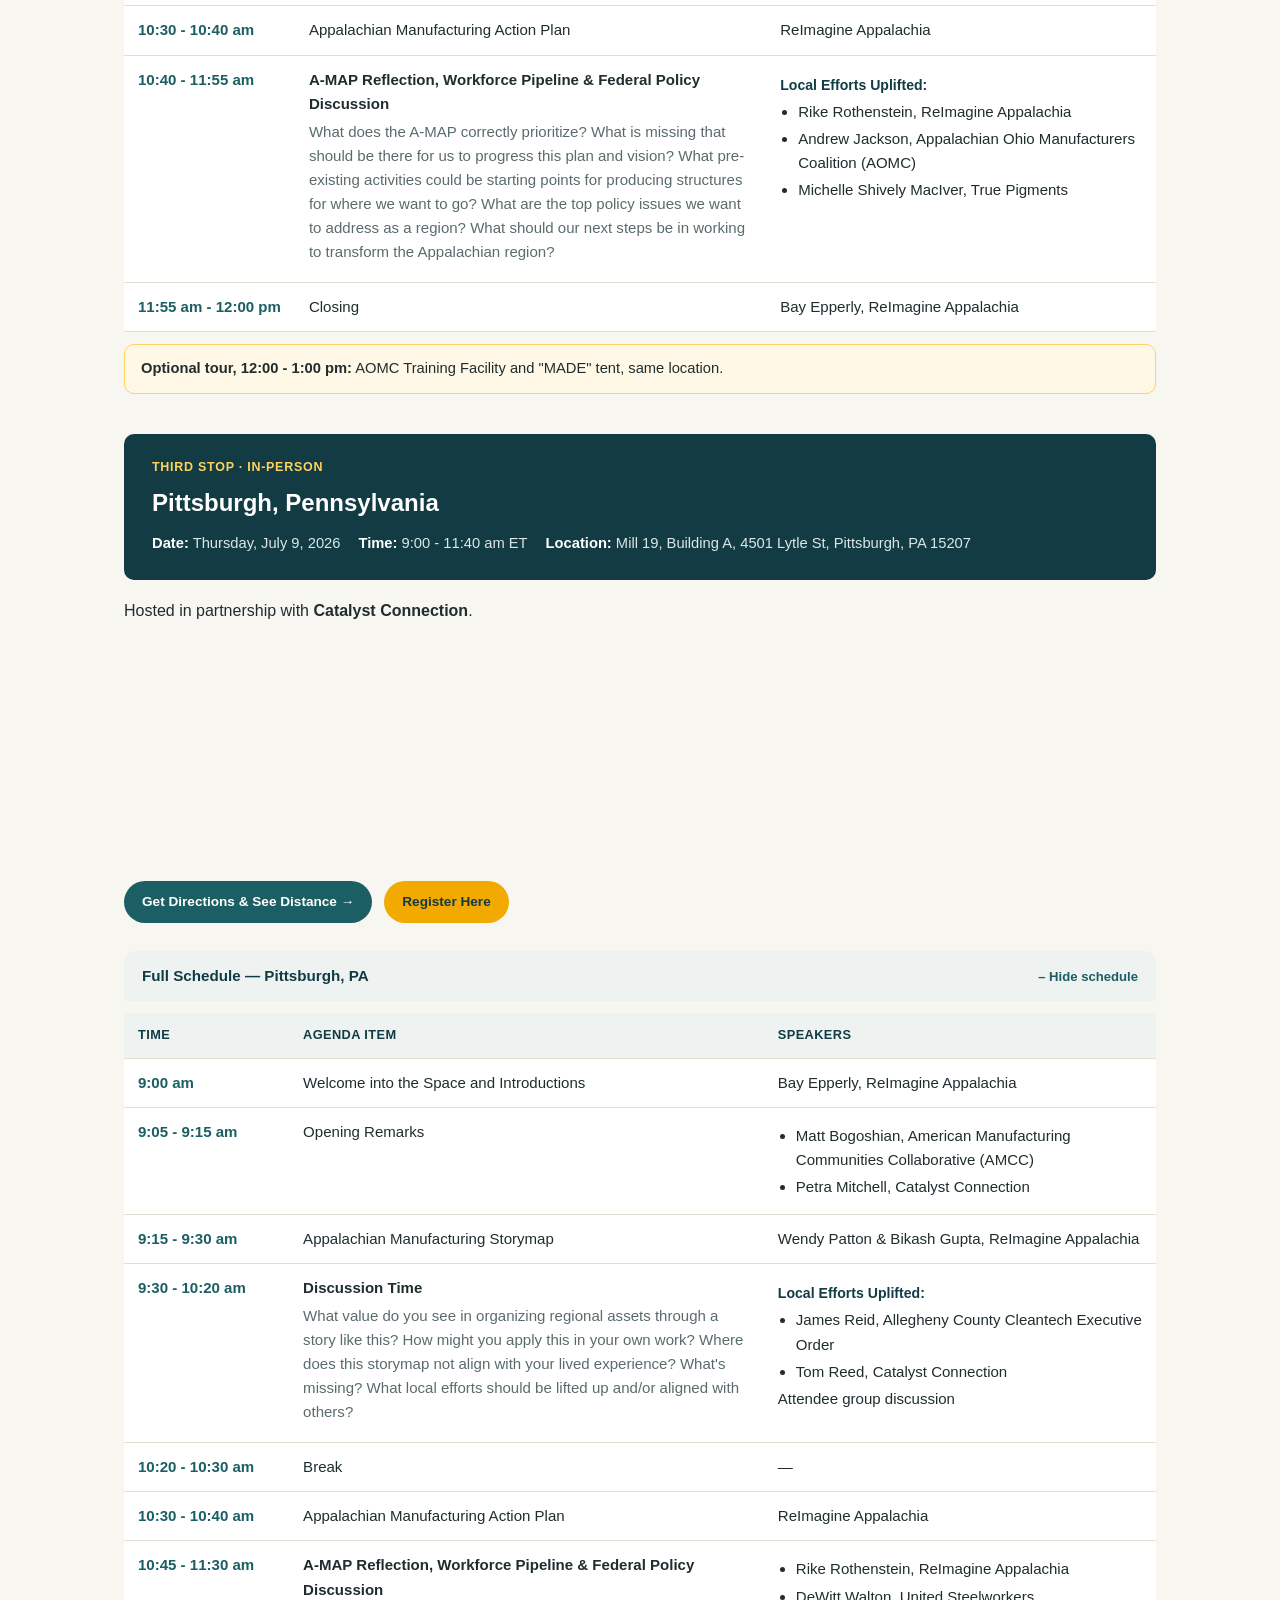
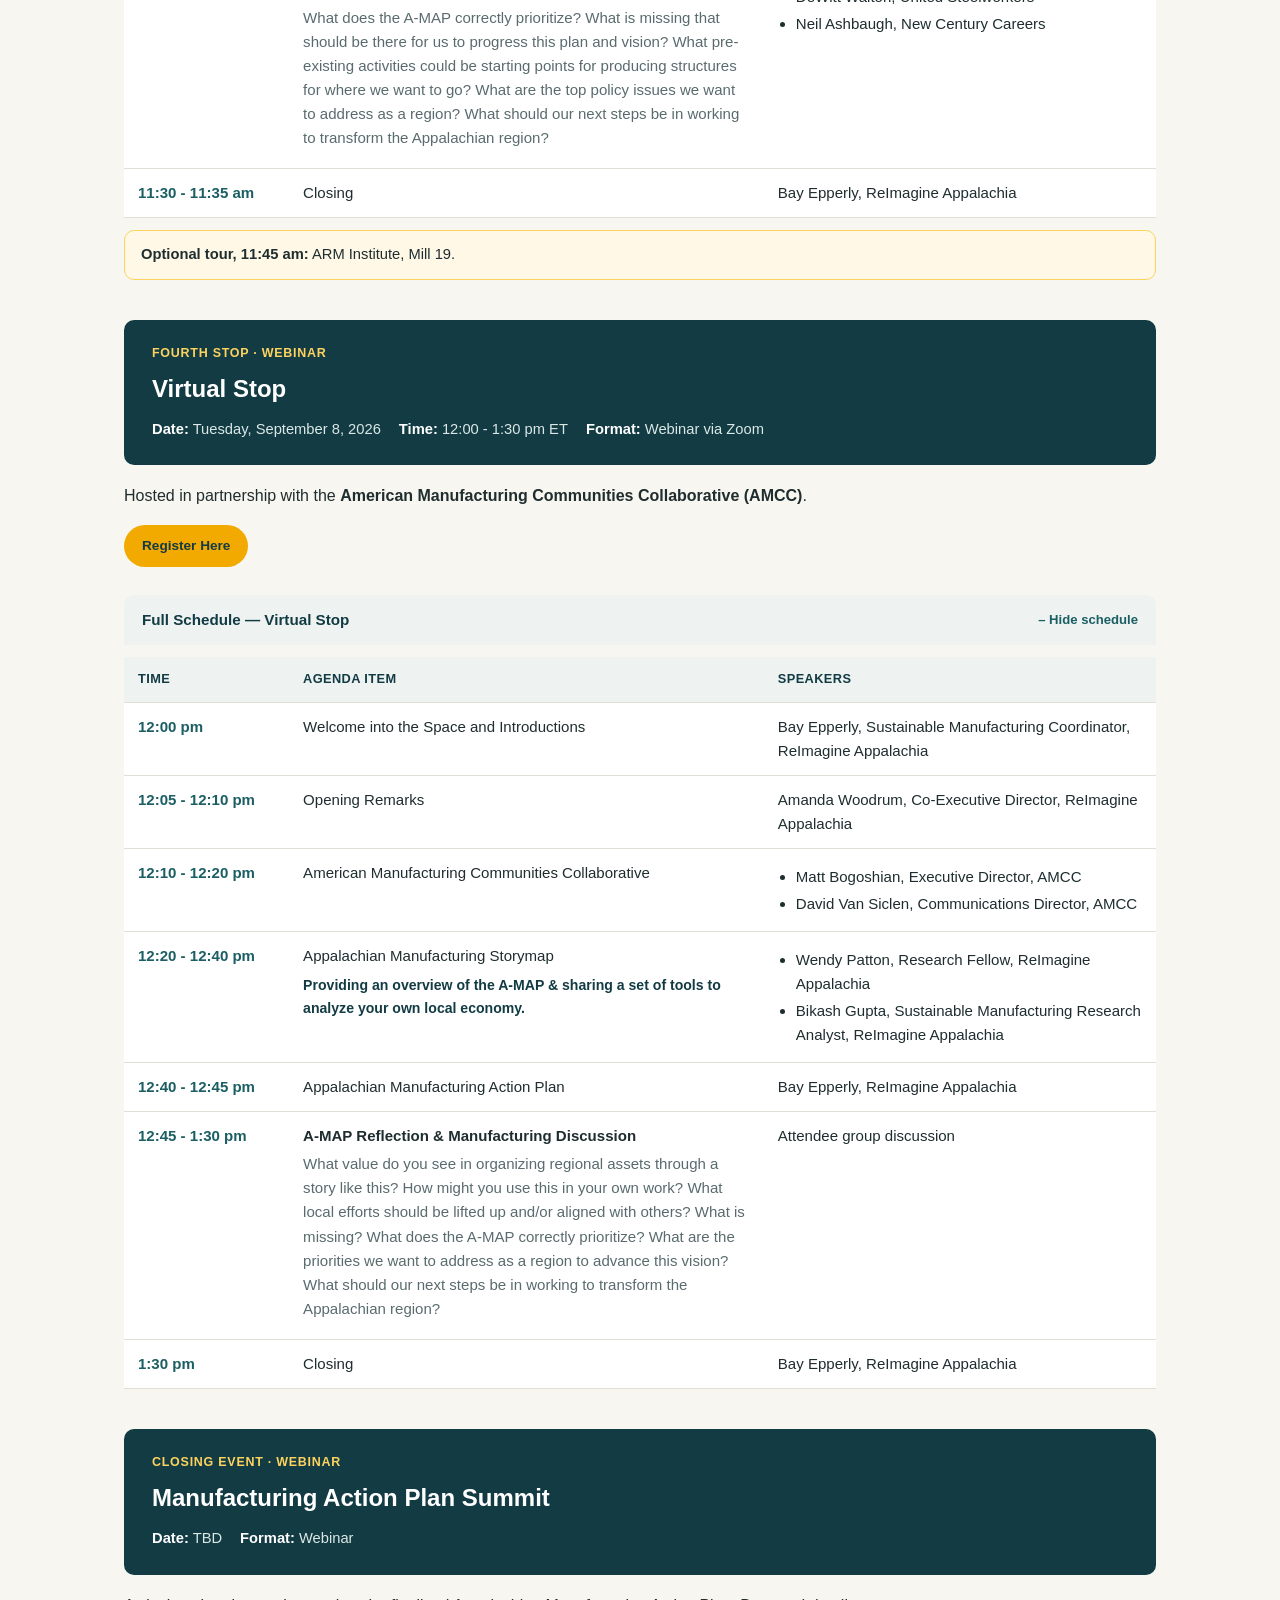
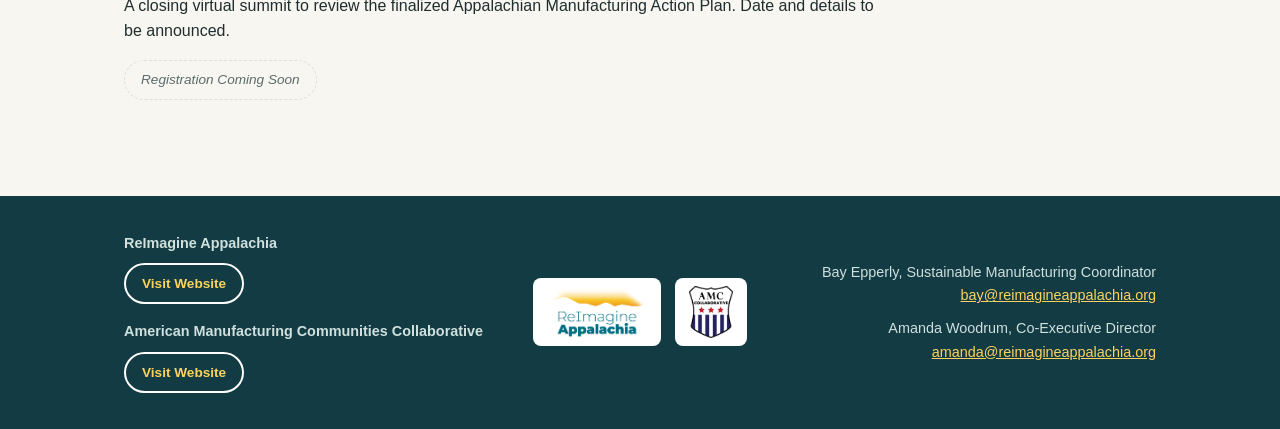
<file: agenda.html>
<!DOCTYPE html>
<html lang="en">
<head>
<meta charset="UTF-8">
<meta name="viewport" content="width=device-width, initial-scale=1.0">
<title>Agenda | Summer 2026 Manufacturing Roadshow — ReImagine Appalachia & AMCC</title>
<link rel="preconnect" href="https://fonts.googleapis.com">
<link href="https://fonts.googleapis.com/css2?family=Poppins:wght@400;600;700&display=swap" rel="stylesheet">
<link rel="stylesheet" href="styles.css">
</head>
<body>

<header class="site-header">
  <div class="container">
    <a class="brand" href="index.html">
      <img class="logo-mark" src="assets/ra-logo.png" alt="ReImagine Appalachia logo">
      <span class="brand-divider">|</span>
      <img class="partner-mark" src="assets/amcc-logo.png" alt="American Manufacturing Communities Collaborative (AMCC) logo">
      <span class="brand-text">
        <span class="tagline">Summer 2026 Manufacturing Roadshow</span>
        <span class="partner">ReImagine Appalachia | American Manufacturing Communities Collaborative</span>
      </span>
    </a>
    <div class="header-right">
      <nav class="main-nav">
        <a href="index.html">Home</a>
        <a href="agenda.html" class="active">Agenda</a>
        <a href="speakers.html">Speakers</a>
        <a href="resources.html">Resources</a>
        <a href="about.html">About A-MAP</a>
      </nav>
      <div class="header-actions">
        <div class="countdown" id="event-countdown">
          <svg class="countdown-icon" viewBox="0 0 24 24" fill="none" stroke="currentColor" stroke-width="1.8" aria-hidden="true"><rect x="3" y="5" width="18" height="16" rx="2"/><path d="M3 9h18M8 3v4M16 3v4"/></svg>
          <span class="countdown-text">Virtual Stop starts in <strong id="countdown-days">--</strong> Days : <strong id="countdown-hours">--</strong> Hours</span>
        </div>
      </div>
    </div>
  </div>
</header>

<section class="section">
  <div class="container">
    <h1 class="section-title">Roadshow Agenda</h1>
    <p class="section-sub">Jump straight to a stop:</p>

    <div class="agenda-countdown" id="agenda-countdown">
      <svg class="countdown-icon" viewBox="0 0 24 24" fill="none" stroke="currentColor" stroke-width="1.8" aria-hidden="true"><rect x="3" y="5" width="18" height="16" rx="2"/><path d="M3 9h18M8 3v4M16 3v4"/></svg>
      <span>Virtual Stop begins in <strong id="agenda-countdown-days">--</strong> Days : <strong id="agenda-countdown-hours">--</strong> Hours</span>
    </div>

    <div class="jump-nav">
      <a href="#huntington">Huntington, WV &rarr;</a>
      <a href="#marietta">Marietta, OH &rarr;</a>
      <a href="#pittsburgh">Pittsburgh, PA &rarr;</a>
      <a href="#virtual" class="current">Virtual Stop &rarr;</a>
      <a href="#summit">Summit &rarr;</a>
    </div>

    <!-- HUNTINGTON -->
    <div id="huntington" class="stop-banner">
      <div class="eyebrow">First Stop &middot; In-Person</div>
      <h2>Huntington, West Virginia</h2>
      <div class="details">
        <div><strong>Date:</strong> Tuesday, July 7, 2026</div>
        <div><strong>Time:</strong> 9:00 am - 12:45 pm ET</div>
        <div><strong>Location:</strong> West Edge Factory, 1040 Vernon St, Huntington, WV 25704</div>
      </div>
    </div>
    <p style="max-width:760px;">Hosted in partnership with the <strong>ACT-Now Coalition</strong> and the <strong>Marshall Advanced Manufacturing Center (MAMC)</strong>.</p>

    <iframe class="map-embed" loading="lazy" referrerpolicy="no-referrer-when-downgrade"
      src="https://www.google.com/maps?q=West+Edge+Factory+1040+Vernon+St+Huntington+WV+25704&output=embed"
      title="Map to West Edge Factory, Huntington, WV"></iframe>
    <div class="btn-row" style="margin-bottom:28px;">
      <a class="btn btn-teal btn-sm" href="https://www.google.com/maps/dir/?api=1&destination=1040+Vernon+St+Huntington+WV+25704" target="_blank" rel="noopener">Get Directions &amp; See Distance &rarr;</a>
      <a class="btn btn-gold btn-sm" href="https://reimagineappalachia.org/appalachian-manufacturing-action-plan-summer-roadshow-discussion-series-huntington-wv/" target="_blank" rel="noopener">Register Here</a>
    </div>

    <details class="agenda-details" open>
      <summary>Full Schedule — Huntington, WV</summary>
      <table class="agenda">
        <thead><tr><th>Time</th><th>Agenda Item</th><th>Speakers</th></tr></thead>
        <tbody>
          <tr><td class="time">9:00 am</td><td>Welcome into the Space and Introductions</td><td>Welcome from Coalfield Development and ReImagine Appalachia</td></tr>
          <tr>
            <td class="time">9:05 - 9:15 am</td>
            <td>Opening Remarks</td>
            <td>
              <ul>
                <li>Brandon Dennison, Marshall University and ACT-Now Coalition</li>
                <li>Matt Bogoshian, American Manufacturing Communities Collaborative (AMCC)</li>
                <li>Amanda Woodrum, ReImagine Appalachia</li>
              </ul>
            </td>
          </tr>
          <tr><td class="time">9:15 - 9:30 am</td><td>Appalachian Manufacturing Storymap</td><td>Wendy Patton &amp; Bikash Gupta, ReImagine Appalachia</td></tr>
          <tr>
            <td class="time">9:30 - 10:20 am</td>
            <td>
              <strong>Discussion Time</strong>
              <span class="prompt">What value do you see in organizing regional assets through a story like this? How might you apply this in your own work? Where does this storymap not align with your lived experience? What's missing? What local efforts should be lifted up and/or aligned with others?</span>
            </td>
            <td>
              <ul>
                <li>John Epperly, WV State Building Trades</li>
                <li>Marilyn Wrenn, Coalfield Development</li>
              </ul>
            </td>
          </tr>
          <tr><td class="time">10:20 - 10:30 am</td><td>Break</td><td>—</td></tr>
          <tr><td class="time">10:30 - 10:40 am</td><td>Appalachian Manufacturing Action Plan</td><td>ReImagine Appalachia</td></tr>
          <tr>
            <td class="time">10:40 - 11:40 am</td>
            <td>
              <strong>A-MAP Reflection &amp; Manufacturing Workforce Discussion</strong>
              <span class="prompt">What does the A-MAP correctly prioritize? What is missing that should be there for us to progress this plan and vision? What pre-existing activities could be starting points for producing structures for where we want to go? What are the top policy issues we want to address as a region? What should our next steps be in working to transform the Appalachian region?</span>
            </td>
            <td>
              <ul>
                <li>Josiah Hannah, Coalfield Development</li>
                <li>Derek Scarbo, Marshall Advanced Manufacturing Center (MAMC)</li>
                <li>Lorrie Smith, Jobs and Hope</li>
              </ul>
            </td>
          </tr>
          <tr><td class="time">11:40 - 11:45 am</td><td>Closing</td><td>Bay Epperly, ReImagine Appalachia</td></tr>
          <tr><td class="time">11:45 am - 12:45 pm</td><td>Lunch &amp; Networking with ACT-Now Coalition</td><td>—</td></tr>
        </tbody>
      </table>
      <div class="tour-note"><strong>Optional tour, 1:00 pm:</strong> Marshall Advanced Manufacturing Center, 1050 4th Ave, Huntington, WV 25701.</div>
    </details>

    <!-- MARIETTA -->
    <div id="marietta" class="stop-banner">
      <div class="eyebrow">Second Stop &middot; In-Person</div>
      <h2>Marietta, Ohio</h2>
      <div class="details">
        <div><strong>Date:</strong> Wednesday, July 8, 2026</div>
        <div><strong>Time:</strong> 9:00 am - 12:00 pm ET</div>
        <div><strong>Location:</strong> Appalachian Ohio Manufacturers' Coalition Office, 2351 State Rte. 821, Bldg 23, Marietta, OH 45750</div>
      </div>
    </div>
    <p style="max-width:760px;">Hosted in partnership with <strong>Rural Action</strong> and the <strong>Appalachian Ohio Manufacturers Coalition (AOMC)</strong>.</p>

    <iframe class="map-embed" loading="lazy" referrerpolicy="no-referrer-when-downgrade"
      src="https://www.google.com/maps?q=Appalachian+Ohio+Manufacturers+Coalition+2351+State+Route+821+Marietta+OH+45750&output=embed"
      title="Map to AOMC Office, Marietta, OH"></iframe>
    <div class="btn-row" style="margin-bottom:28px;">
      <a class="btn btn-teal btn-sm" href="https://www.google.com/maps/dir/?api=1&destination=2351+State+Route+821+Marietta+OH+45750" target="_blank" rel="noopener">Get Directions &amp; See Distance &rarr;</a>
      <a class="btn btn-gold btn-sm" href="https://reimagineappalachia.org/appalachian-manufacturing-action-plan-summer-roadshow-discussion-series-marietta-ohio/" target="_blank" rel="noopener">Register Here</a>
    </div>

    <details class="agenda-details" open>
      <summary>Full Schedule — Marietta, OH</summary>
      <table class="agenda">
        <thead><tr><th>Time</th><th>Agenda Item</th><th>Speakers</th></tr></thead>
        <tbody>
          <tr>
            <td class="time">9:00 am</td>
            <td>Welcome into the Space and Introductions</td>
            <td>
              <ul>
                <li>Welcome from Appalachian Ohio Manufacturers Coalition</li>
                <li>Bay Epperly, ReImagine Appalachia</li>
              </ul>
            </td>
          </tr>
          <tr>
            <td class="time">9:00 - 9:15 am</td>
            <td>Opening Remarks</td>
            <td>
              <ul>
                <li>Matt Bogoshian, American Manufacturing Communities Collaborative (AMCC)</li>
                <li>Bryn Sowash, Rural Action</li>
                <li>Andrew Jackson, Appalachian Ohio Manufacturers Coalition (AOMC)</li>
              </ul>
            </td>
          </tr>
          <tr><td class="time">9:15 - 9:30 am</td><td>Appalachian Manufacturing Storymap</td><td>Wendy Patton &amp; Bikash Gupta, ReImagine Appalachia</td></tr>
          <tr>
            <td class="time">9:30 - 10:20 am</td>
            <td>
              <strong>Discussion Time</strong>
              <span class="prompt">What value do you see in organizing regional assets through a story like this? How might you apply this in your own work? Where does this storymap not align with your lived experience? What's missing? What local efforts should be lifted up and/or aligned with others?</span>
            </td>
            <td>
              <span class="sub-label">Local Efforts Uplifted:</span>
              <ul>
                <li>Tasha Werry, Building Bridges to Careers</li>
                <li>SEO Port Authority — Mackenzie Goldsberry</li>
                <li>Hocking Hills Garment Center — Betsy Franjola</li>
              </ul>
            </td>
          </tr>
          <tr><td class="time">10:20 - 10:30 am</td><td>Break</td><td>—</td></tr>
          <tr><td class="time">10:30 - 10:40 am</td><td>Appalachian Manufacturing Action Plan</td><td>ReImagine Appalachia</td></tr>
          <tr>
            <td class="time">10:40 - 11:55 am</td>
            <td>
              <strong>A-MAP Reflection, Workforce Pipeline &amp; Federal Policy Discussion</strong>
              <span class="prompt">What does the A-MAP correctly prioritize? What is missing that should be there for us to progress this plan and vision? What pre-existing activities could be starting points for producing structures for where we want to go? What are the top policy issues we want to address as a region? What should our next steps be in working to transform the Appalachian region?</span>
            </td>
            <td>
              <span class="sub-label">Local Efforts Uplifted:</span>
              <ul>
                <li>Rike Rothenstein, ReImagine Appalachia</li>
                <li>Andrew Jackson, Appalachian Ohio Manufacturers Coalition (AOMC)</li>
                <li>Michelle Shively MacIver, True Pigments</li>
              </ul>
            </td>
          </tr>
          <tr><td class="time">11:55 am - 12:00 pm</td><td>Closing</td><td>Bay Epperly, ReImagine Appalachia</td></tr>
        </tbody>
      </table>
      <div class="tour-note"><strong>Optional tour, 12:00 - 1:00 pm:</strong> AOMC Training Facility and "MADE" tent, same location.</div>
    </details>

    <!-- PITTSBURGH -->
    <div id="pittsburgh" class="stop-banner">
      <div class="eyebrow">Third Stop &middot; In-Person</div>
      <h2>Pittsburgh, Pennsylvania</h2>
      <div class="details">
        <div><strong>Date:</strong> Thursday, July 9, 2026</div>
        <div><strong>Time:</strong> 9:00 - 11:40 am ET</div>
        <div><strong>Location:</strong> Mill 19, Building A, 4501 Lytle St, Pittsburgh, PA 15207</div>
      </div>
    </div>
    <p style="max-width:760px;">Hosted in partnership with <strong>Catalyst Connection</strong>.</p>

    <iframe class="map-embed" loading="lazy" referrerpolicy="no-referrer-when-downgrade"
      src="https://www.google.com/maps?q=Mill+19+4501+Lytle+St+Pittsburgh+PA+15207&output=embed"
      title="Map to Mill 19, Pittsburgh, PA"></iframe>
    <div class="btn-row" style="margin-bottom:28px;">
      <a class="btn btn-teal btn-sm" href="https://www.google.com/maps/dir/?api=1&destination=4501+Lytle+St+Pittsburgh+PA+15207" target="_blank" rel="noopener">Get Directions &amp; See Distance &rarr;</a>
      <a class="btn btn-gold btn-sm" href="https://reimagineappalachia.org/appalachian-manufacturing-action-plan-summer-roadshow-discussion-series-pittsburgh-pa/" target="_blank" rel="noopener">Register Here</a>
    </div>

    <details class="agenda-details" open>
      <summary>Full Schedule — Pittsburgh, PA</summary>
      <table class="agenda">
        <thead><tr><th>Time</th><th>Agenda Item</th><th>Speakers</th></tr></thead>
        <tbody>
          <tr><td class="time">9:00 am</td><td>Welcome into the Space and Introductions</td><td>Bay Epperly, ReImagine Appalachia</td></tr>
          <tr>
            <td class="time">9:05 - 9:15 am</td>
            <td>Opening Remarks</td>
            <td>
              <ul>
                <li>Matt Bogoshian, American Manufacturing Communities Collaborative (AMCC)</li>
                <li>Petra Mitchell, Catalyst Connection</li>
              </ul>
            </td>
          </tr>
          <tr><td class="time">9:15 - 9:30 am</td><td>Appalachian Manufacturing Storymap</td><td>Wendy Patton &amp; Bikash Gupta, ReImagine Appalachia</td></tr>
          <tr>
            <td class="time">9:30 - 10:20 am</td>
            <td>
              <strong>Discussion Time</strong>
              <span class="prompt">What value do you see in organizing regional assets through a story like this? How might you apply this in your own work? Where does this storymap not align with your lived experience? What's missing? What local efforts should be lifted up and/or aligned with others?</span>
            </td>
            <td>
              <span class="sub-label">Local Efforts Uplifted:</span>
              <ul>
                <li>James Reid, Allegheny County Cleantech Executive Order</li>
                <li>Tom Reed, Catalyst Connection</li>
              </ul>
              Attendee group discussion
            </td>
          </tr>
          <tr><td class="time">10:20 - 10:30 am</td><td>Break</td><td>—</td></tr>
          <tr><td class="time">10:30 - 10:40 am</td><td>Appalachian Manufacturing Action Plan</td><td>ReImagine Appalachia</td></tr>
          <tr>
            <td class="time">10:45 - 11:30 am</td>
            <td>
              <strong>A-MAP Reflection, Workforce Pipeline &amp; Federal Policy Discussion</strong>
              <span class="prompt">What does the A-MAP correctly prioritize? What is missing that should be there for us to progress this plan and vision? What pre-existing activities could be starting points for producing structures for where we want to go? What are the top policy issues we want to address as a region? What should our next steps be in working to transform the Appalachian region?</span>
            </td>
            <td>
              <ul>
                <li>Rike Rothenstein, ReImagine Appalachia</li>
                <li>DeWitt Walton, United Steelworkers</li>
                <li>Neil Ashbaugh, New Century Careers</li>
              </ul>
            </td>
          </tr>
          <tr><td class="time">11:30 - 11:35 am</td><td>Closing</td><td>Bay Epperly, ReImagine Appalachia</td></tr>
        </tbody>
      </table>
      <div class="tour-note"><strong>Optional tour, 11:45 am:</strong> ARM Institute, Mill 19.</div>
    </details>

    <!-- VIRTUAL -->
    <div id="virtual" class="stop-banner">
      <div class="eyebrow">Fourth Stop &middot; Webinar</div>
      <h2>Virtual Stop</h2>
      <div class="details">
        <div><strong>Date:</strong> Tuesday, September 8, 2026</div>
        <div><strong>Time:</strong> 12:00 - 1:30 pm ET</div>
        <div><strong>Format:</strong> Webinar via Zoom</div>
      </div>
    </div>
    <p style="max-width:760px;">Hosted in partnership with the <strong>American Manufacturing Communities Collaborative (AMCC)</strong>.</p>
    <div class="btn-row" style="margin-bottom:28px;">
      <a class="btn btn-gold btn-sm" href="https://secure.everyaction.com/U_7XXh7eSkKP6QUGvebbMA2" target="_blank" rel="noopener">Register Here</a>
    </div>

    <details class="agenda-details" open>
      <summary>Full Schedule — Virtual Stop</summary>
      <table class="agenda">
        <thead><tr><th>Time</th><th>Agenda Item</th><th>Speakers</th></tr></thead>
        <tbody>
          <tr><td class="time">12:00 pm</td><td>Welcome into the Space and Introductions</td><td>Bay Epperly, Sustainable Manufacturing Coordinator, ReImagine Appalachia</td></tr>
          <tr><td class="time">12:05 - 12:10 pm</td><td>Opening Remarks</td><td>Amanda Woodrum, Co-Executive Director, ReImagine Appalachia</td></tr>
          <tr>
            <td class="time">12:10 - 12:20 pm</td>
            <td>American Manufacturing Communities Collaborative</td>
            <td>
              <ul>
                <li>Matt Bogoshian, Executive Director, AMCC</li>
                <li>David Van Siclen, Communications Director, AMCC</li>
              </ul>
            </td>
          </tr>
          <tr>
            <td class="time">12:20 - 12:40 pm</td>
            <td>
              Appalachian Manufacturing Storymap
              <span class="sub-label">Providing an overview of the A-MAP &amp; sharing a set of tools to analyze your own local economy.</span>
            </td>
            <td>
              <ul>
                <li>Wendy Patton, Research Fellow, ReImagine Appalachia</li>
                <li>Bikash Gupta, Sustainable Manufacturing Research Analyst, ReImagine Appalachia</li>
              </ul>
            </td>
          </tr>
          <tr><td class="time">12:40 - 12:45 pm</td><td>Appalachian Manufacturing Action Plan</td><td>Bay Epperly, ReImagine Appalachia</td></tr>
          <tr>
            <td class="time">12:45 - 1:30 pm</td>
            <td>
              <strong>A-MAP Reflection &amp; Manufacturing Discussion</strong>
              <span class="prompt">What value do you see in organizing regional assets through a story like this? How might you use this in your own work? What local efforts should be lifted up and/or aligned with others? What is missing? What does the A-MAP correctly prioritize? What are the priorities we want to address as a region to advance this vision? What should our next steps be in working to transform the Appalachian region?</span>
            </td>
            <td>Attendee group discussion</td>
          </tr>
          <tr><td class="time">1:30 pm</td><td>Closing</td><td>Bay Epperly, ReImagine Appalachia</td></tr>
        </tbody>
      </table>
    </details>

    <!-- SUMMIT -->
    <div id="summit" class="stop-banner">
      <div class="eyebrow">Closing Event &middot; Webinar</div>
      <h2>Manufacturing Action Plan Summit</h2>
      <div class="details">
        <div><strong>Date:</strong> TBD</div>
        <div><strong>Format:</strong> Webinar</div>
      </div>
    </div>
    <p style="max-width:760px;">A closing virtual summit to review the finalized Appalachian Manufacturing Action Plan. Date and details to be announced.</p>
    <div class="link-row"><span class="link-btn pending">Registration Coming Soon</span></div>
  </div>
</section>

<footer class="site-footer">
  <div class="container">
    <div class="footer-col left">
      <div class="footer-org">
        <strong>ReImagine Appalachia</strong>
        <a class="btn btn-outline btn-sm" href="https://reimagineappalachia.org" target="_blank" rel="noopener">Visit Website</a>
      </div>
      <div class="footer-org">
        <strong>American Manufacturing Communities Collaborative</strong>
        <a class="btn btn-outline btn-sm" href="https://americanmcc.org/" target="_blank" rel="noopener">Visit Website</a>
      </div>
    </div>

    <div class="footer-logos">
      <span class="logo-chip"><img src="assets/ra-logo.png" alt="ReImagine Appalachia logo"></span>
      <span class="logo-chip"><img src="assets/amcc-logo.png" alt="American Manufacturing Communities Collaborative (AMCC) logo"></span>
    </div>

    <div class="footer-col right">
      <div>Bay Epperly, Sustainable Manufacturing Coordinator<br>
      <a href="mailto:bay@reimagineappalachia.org">bay@reimagineappalachia.org</a></div>
      <div style="margin-top:10px;">Amanda Woodrum, Co-Executive Director<br>
      <a href="mailto:amanda@reimagineappalachia.org">amanda@reimagineappalachia.org</a></div>
    </div>
  </div>
</footer>

<script>
(function () {
  var target = new Date('2026-09-08T12:00:00-04:00'); // Virtual Stop, 12:00 pm ET
  var boxEl = document.getElementById('agenda-countdown');
  var daysEl = document.getElementById('agenda-countdown-days');
  var hoursEl = document.getElementById('agenda-countdown-hours');
  if (!boxEl || !daysEl || !hoursEl) return;

  function update() {
    var diff = target - new Date();
    if (diff <= 0) {
      boxEl.style.display = 'none';
      return;
    }
    var days = Math.floor(diff / 86400000);
    var hours = Math.floor((diff % 86400000) / 3600000);
    daysEl.textContent = String(days);
    hoursEl.textContent = String(hours);
  }

  update();
  setInterval(update, 60000);
})();
</script>

<script>
(function () {
  var target = new Date('2026-09-08T12:00:00-04:00'); // Virtual Stop, 12:00 pm ET
  var boxEl = document.getElementById('event-countdown');
  var daysEl = document.getElementById('countdown-days');
  var hoursEl = document.getElementById('countdown-hours');
  if (!boxEl || !daysEl || !hoursEl) return;

  function setTile(el, value) {
    if (el.textContent === value) return;
    el.textContent = value;
    el.classList.remove('tick');
    void el.offsetWidth;
    el.classList.add('tick');
  }

  function update() {
    var diff = target - new Date();
    if (diff <= 0) {
      boxEl.style.display = 'none';
      return;
    }
    var days = Math.floor(diff / 86400000);
    var hours = Math.floor((diff % 86400000) / 3600000);
    setTile(daysEl, String(days));
    setTile(hoursEl, String(hours));
  }

  update();
  setInterval(update, 60000);
})();
</script>

</body>
</html>
</file>
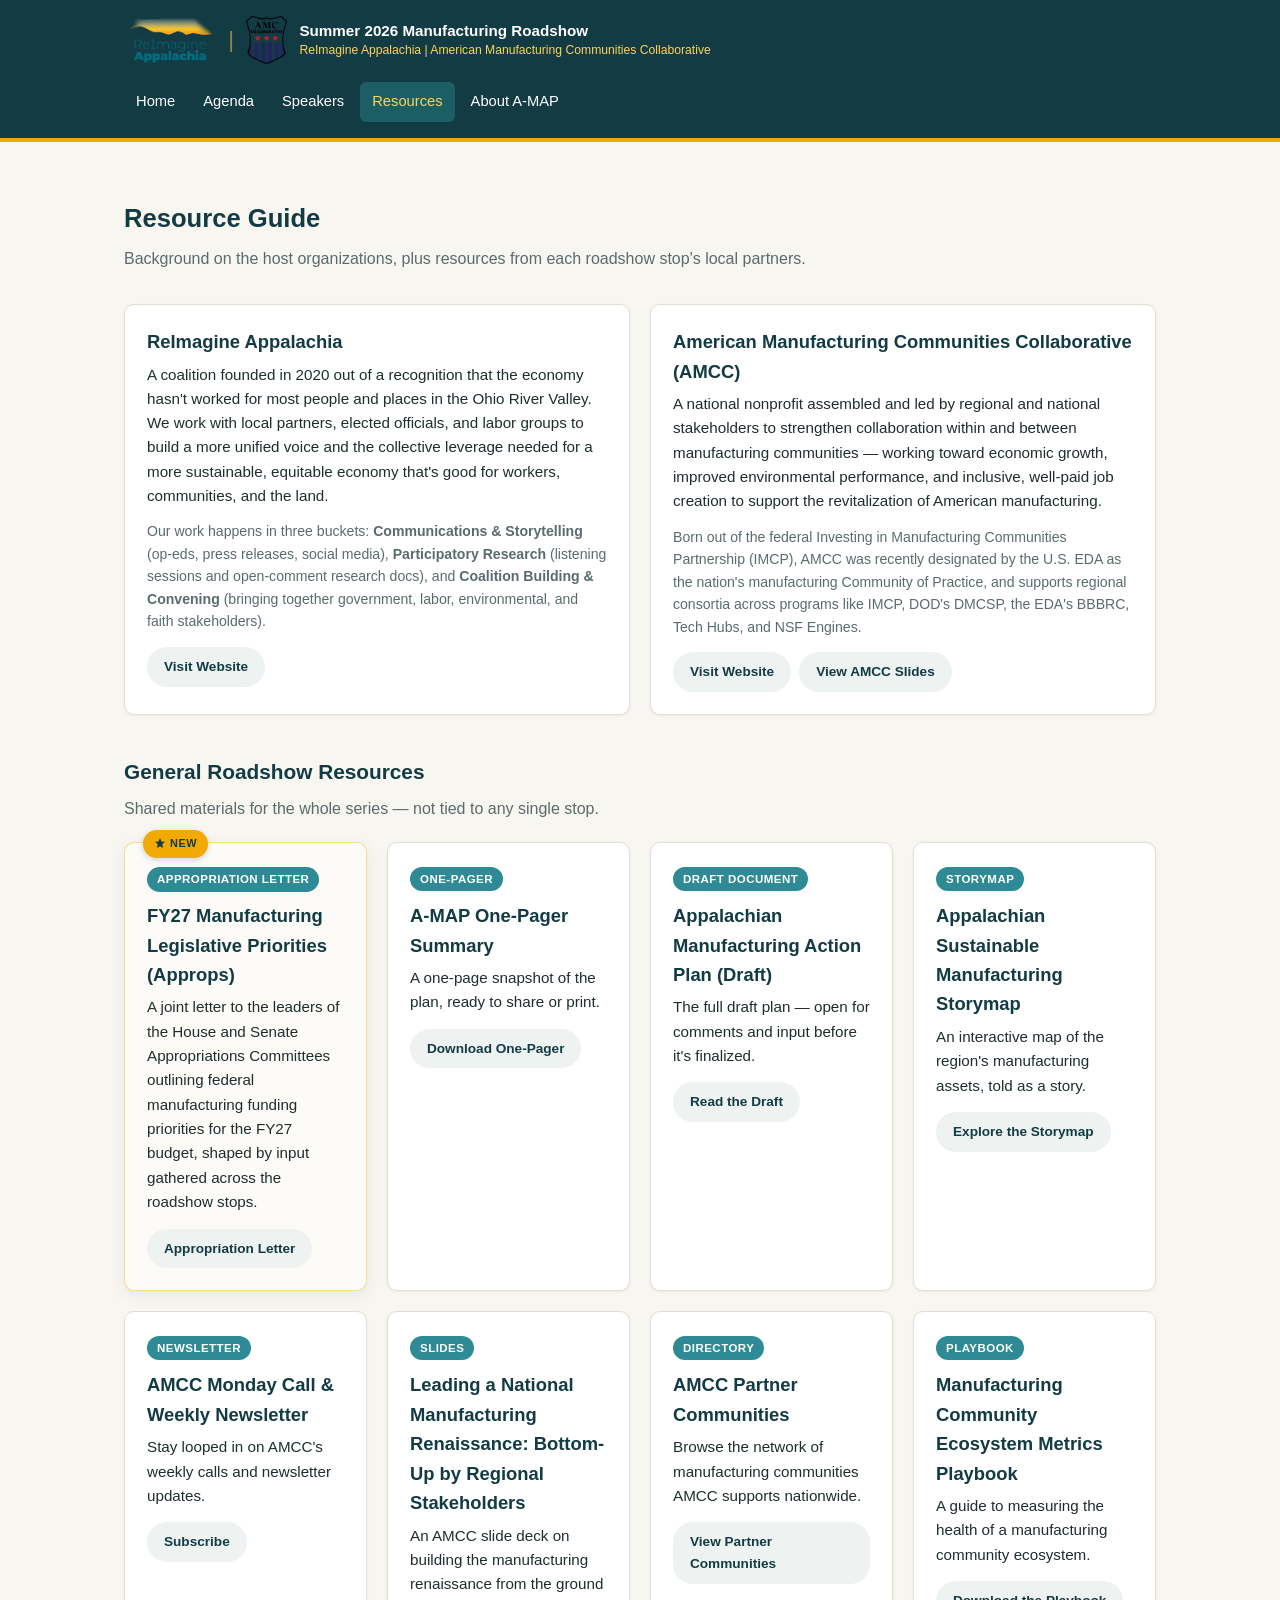
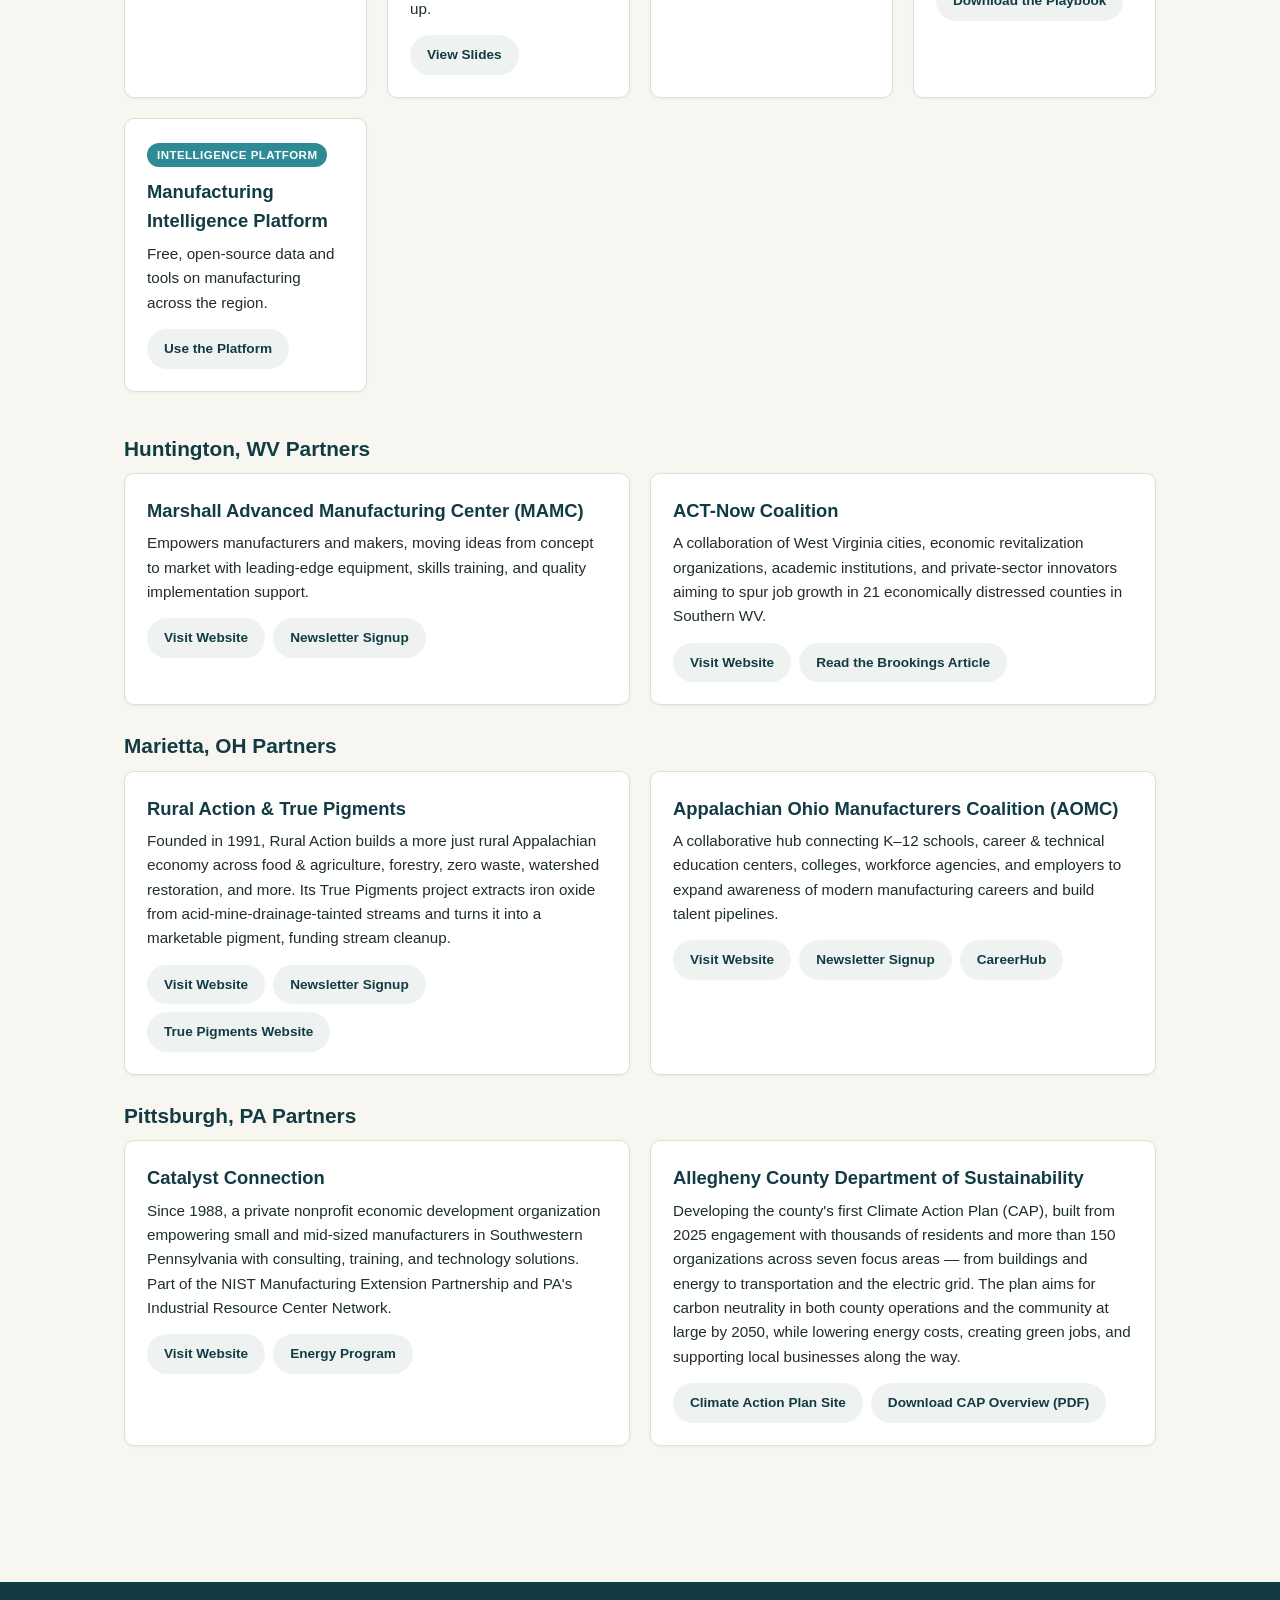
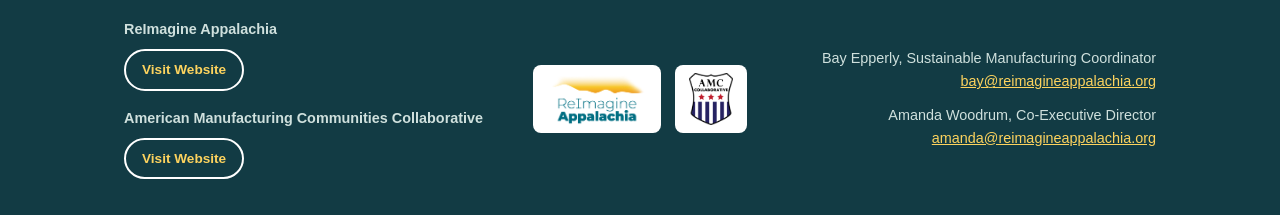
<file: resources.html>
<!DOCTYPE html>
<html lang="en">
<head>
<meta charset="UTF-8">
<meta name="viewport" content="width=device-width, initial-scale=1.0">
<title>Resources | Summer 2026 Manufacturing Roadshow — ReImagine Appalachia & AMCC</title>
<link rel="preconnect" href="https://fonts.googleapis.com">
<link href="https://fonts.googleapis.com/css2?family=Poppins:wght@400;600;700&display=swap" rel="stylesheet">
<link rel="stylesheet" href="styles.css">
</head>
<body>

<header class="site-header">
  <div class="container">
    <a class="brand" href="index.html">
      <img class="logo-mark" src="assets/ra-logo.png" alt="ReImagine Appalachia logo">
      <span class="brand-divider">|</span>
      <img class="partner-mark" src="assets/amcc-logo.png" alt="American Manufacturing Communities Collaborative (AMCC) logo">
      <span class="brand-text">
        <span class="tagline">Summer 2026 Manufacturing Roadshow</span>
        <span class="partner">ReImagine Appalachia | American Manufacturing Communities Collaborative</span>
      </span>
    </a>
    <div class="header-right">
      <nav class="main-nav">
        <a href="index.html">Home</a>
        <a href="agenda.html">Agenda</a>
        <a href="speakers.html">Speakers</a>
        <a href="resources.html" class="active">Resources</a>
        <a href="about.html">About A-MAP</a>
      </nav>
      <div class="header-actions">
        <div class="countdown" id="event-countdown">
          <svg class="countdown-icon" viewBox="0 0 24 24" fill="none" stroke="currentColor" stroke-width="1.8" aria-hidden="true"><rect x="3" y="5" width="18" height="16" rx="2"/><path d="M3 9h18M8 3v4M16 3v4"/></svg>
          <span class="countdown-text">Virtual Stop starts in <strong id="countdown-days">--</strong> Days : <strong id="countdown-hours">--</strong> Hours</span>
        </div>
      </div>
    </div>
  </div>
</header>

<section class="section">
  <div class="container">
    <h1 class="section-title">Resource Guide</h1>
    <p class="section-sub">Background on the host organizations, plus resources from each roadshow stop's local partners.</p>

    <div class="grid" style="margin-bottom:40px;">
      <div class="card">
        <h3>ReImagine Appalachia</h3>
        <p>A coalition founded in 2020 out of a recognition that the economy hasn't worked for most people and places in the Ohio River Valley. We work with local partners, elected officials, and labor groups to build a more unified voice and the collective leverage needed for a more sustainable, equitable economy that's good for workers, communities, and the land.</p>
        <p style="margin-top:10px; font-size:0.88rem; color:var(--muted);">Our work happens in three buckets: <strong>Communications &amp; Storytelling</strong> (op-eds, press releases, social media), <strong>Participatory Research</strong> (listening sessions and open-comment research docs), and <strong>Coalition Building &amp; Convening</strong> (bringing together government, labor, environmental, and faith stakeholders).</p>
        <div class="link-row">
          <a class="link-btn" href="https://reimagineappalachia.org" target="_blank" rel="noopener">Visit Website</a>
        </div>
      </div>
      <div class="card">
        <h3>American Manufacturing Communities Collaborative (AMCC)</h3>
        <p>A national nonprofit assembled and led by regional and national stakeholders to strengthen collaboration within and between manufacturing communities — working toward economic growth, improved environmental performance, and inclusive, well-paid job creation to support the revitalization of American manufacturing.</p>
        <p style="margin-top:10px; font-size:0.88rem; color:var(--muted);">Born out of the federal Investing in Manufacturing Communities Partnership (IMCP), AMCC was recently designated by the U.S. EDA as the nation's manufacturing Community of Practice, and supports regional consortia across programs like IMCP, DOD's DMCSP, the EDA's BBBRC, Tech Hubs, and NSF Engines.</p>
        <div class="link-row">
          <a class="link-btn" href="https://americanmcc.org/" target="_blank" rel="noopener">Visit Website</a>
          <a class="link-btn" href="https://americanmcc.org/wp-content/uploads/2026/06/AMCC-Slides-3.17.26.pdf" target="_blank" rel="noopener">View AMCC Slides</a>
        </div>
      </div>
    </div>

    <h2 class="section-title" style="font-size:1.3rem;">General Roadshow Resources</h2>
    <p class="section-sub" style="margin-bottom:20px;">Shared materials for the whole series — not tied to any single stop.</p>
    <div class="grid" style="margin-bottom:40px;">

      <div class="card card-new">
        <span class="new-star">
          <svg viewBox="0 0 24 24" fill="currentColor" aria-hidden="true"><path d="M12 2l2.9 6.9L22 9.6l-5.5 5 1.6 7.4L12 18.3l-6.1 3.7 1.6-7.4L2 9.6l7.1-0.7z"/></svg>
          New
        </span>
        <span class="tag">Appropriation Letter</span>
        <h3>FY27 Manufacturing Legislative Priorities (Approps)</h3>
        <p>A joint letter to the leaders of the House and Senate Appropriations Committees outlining federal manufacturing funding priorities for the FY27 budget, shaped by input gathered across the roadshow stops.</p>
        <div class="link-row">
          <a class="link-btn" href="https://docs.google.com/document/d/1EatZvtpnud0qi0HXd7dFkMOSx3CNN7M2COnvvqfivb8/edit?tab=t.dmr0qh2x5911" target="_blank" rel="noopener">Appropriation Letter</a>
        </div>
      </div>

      <div class="card">
        <span class="tag">One-Pager</span>
        <h3>A-MAP One-Pager Summary</h3>
        <p>A one-page snapshot of the plan, ready to share or print.</p>
        <div class="link-row">
          <a class="link-btn" href="assets/A-MAP-One-Pager.pdf" target="_blank">Download One-Pager</a>
        </div>
      </div>

      <div class="card">
        <span class="tag">Draft Document</span>
        <h3>Appalachian Manufacturing Action Plan (Draft)</h3>
        <p>The full draft plan — open for comments and input before it's finalized.</p>
        <div class="link-row">
          <a class="link-btn" href="https://docs.google.com/document/d/1nxnR8eOUyNmGmfEuXjF-8TQY_-pEqOLQWWoXxqvpEGY/edit?tab=t.0" target="_blank" rel="noopener">Read the Draft</a>
        </div>
      </div>

      <div class="card">
        <span class="tag">StoryMap</span>
        <h3>Appalachian Sustainable Manufacturing Storymap</h3>
        <p>An interactive map of the region's manufacturing assets, told as a story.</p>
        <div class="link-row">
          <a class="link-btn" href="https://storymaps.arcgis.com/stories/77c854e05c1149748643ac6006cdb40b" target="_blank" rel="noopener">Explore the Storymap</a>
        </div>
      </div>

      <div class="card">
        <span class="tag">Newsletter</span>
        <h3>AMCC Monday Call &amp; Weekly Newsletter</h3>
        <p>Stay looped in on AMCC's weekly calls and newsletter updates.</p>
        <div class="link-row">
          <a class="link-btn" href="https://americanmcc.org/subscribe/" target="_blank" rel="noopener">Subscribe</a>
        </div>
      </div>

      <div class="card">
        <span class="tag">Slides</span>
        <h3>Leading a National Manufacturing Renaissance: Bottom-Up by Regional Stakeholders</h3>
        <p>An AMCC slide deck on building the manufacturing renaissance from the ground up.</p>
        <div class="link-row">
          <a class="link-btn" href="https://americanmcc.org/wp-content/uploads/2026/06/AMCC-Slides-3.17.26.pdf" target="_blank" rel="noopener">View Slides</a>
        </div>
      </div>

      <div class="card">
        <span class="tag">Directory</span>
        <h3>AMCC Partner Communities</h3>
        <p>Browse the network of manufacturing communities AMCC supports nationwide.</p>
        <div class="link-row">
          <a class="link-btn" href="https://americanmcc.org/partner-communities/" target="_blank" rel="noopener">View Partner Communities</a>
        </div>
      </div>

      <div class="card">
        <span class="tag">Playbook</span>
        <h3>Manufacturing Community Ecosystem Metrics Playbook</h3>
        <p>A guide to measuring the health of a manufacturing community ecosystem.</p>
        <div class="link-row">
          <a class="link-btn" href="https://americanmcc.org/wp-content/uploads/2026/04/MCEM-Playbook-4.23.26.pdf" target="_blank" rel="noopener">Download the Playbook</a>
        </div>
      </div>

      <div class="card">
        <span class="tag">Intelligence Platform</span>
        <h3>Manufacturing Intelligence Platform</h3>
        <p>Free, open-source data and tools on manufacturing across the region.</p>
        <div class="link-row">
          <a class="link-btn" href="https://www.manf.us/" target="_blank" rel="noopener">Use the Platform</a>
        </div>
      </div>

    </div>

    <!-- HUNTINGTON RESOURCES -->
    <h2 class="section-title" style="font-size:1.3rem;">Huntington, WV Partners</h2>
    <div class="grid" style="margin-bottom:24px;">
      <div class="card">
        <h3>Marshall Advanced Manufacturing Center (MAMC)</h3>
        <p>Empowers manufacturers and makers, moving ideas from concept to market with leading-edge equipment, skills training, and quality implementation support.</p>
        <div class="link-row">
          <a class="link-btn" href="https://www.mfg.marshall.edu/" target="_blank" rel="noopener">Visit Website</a>
          <a class="link-btn" href="https://www.mfg.marshall.edu/news/newsletter/#signup" target="_blank" rel="noopener">Newsletter Signup</a>
        </div>
      </div>
      <div class="card">
        <h3>ACT-Now Coalition</h3>
        <p>A collaboration of West Virginia cities, economic revitalization organizations, academic institutions, and private-sector innovators aiming to spur job growth in 21 economically distressed counties in Southern WV.</p>
        <div class="link-row">
          <a class="link-btn" href="https://actnowwv.org/" target="_blank" rel="noopener">Visit Website</a>
          <a class="link-btn" href="https://www.brookings.edu/articles/catalyzing-a-just-transition-from-coal-to-clean-energy-in-west-virginias-coalfields/" target="_blank" rel="noopener">Read the Brookings Article</a>
        </div>
      </div>
    </div>

    <!-- MARIETTA RESOURCES -->
    <h2 class="section-title" style="font-size:1.3rem;">Marietta, OH Partners</h2>
    <div class="grid" style="margin-bottom:24px;">
      <div class="card">
        <h3>Rural Action &amp; True Pigments</h3>
        <p>Founded in 1991, Rural Action builds a more just rural Appalachian economy across food &amp; agriculture, forestry, zero waste, watershed restoration, and more. Its True Pigments project extracts iron oxide from acid-mine-drainage-tainted streams and turns it into a marketable pigment, funding stream cleanup.</p>
        <div class="link-row">
          <a class="link-btn" href="https://ruralaction.org" target="_blank" rel="noopener">Visit Website</a>
          <a class="link-btn" href="https://signup.e2ma.net/signup/1958305/1942979/" target="_blank" rel="noopener">Newsletter Signup</a>
          <a class="link-btn" href="https://www.truepigments.com/" target="_blank" rel="noopener">True Pigments Website</a>
        </div>
      </div>
      <div class="card">
        <h3>Appalachian Ohio Manufacturers Coalition (AOMC)</h3>
        <p>A collaborative hub connecting K–12 schools, career &amp; technical education centers, colleges, workforce agencies, and employers to expand awareness of modern manufacturing careers and build talent pipelines.</p>
        <div class="link-row">
          <a class="link-btn" href="https://www.aomanufacturers.org/" target="_blank" rel="noopener">Visit Website</a>
          <a class="link-btn" href="https://aomanufacturers.us4.list-manage.com/subscribe?u=337865233d9318ecad20874fd&id=e3382f18ac" target="_blank" rel="noopener">Newsletter Signup</a>
          <a class="link-btn" href="http://aomc.careerhub.org" target="_blank" rel="noopener">CareerHub</a>
        </div>
      </div>
    </div>

    <!-- PITTSBURGH RESOURCES -->
    <h2 class="section-title" style="font-size:1.3rem;">Pittsburgh, PA Partners</h2>
    <div class="grid" style="margin-bottom:40px;">
      <div class="card">
        <h3>Catalyst Connection</h3>
        <p>Since 1988, a private nonprofit economic development organization empowering small and mid-sized manufacturers in Southwestern Pennsylvania with consulting, training, and technology solutions. Part of the NIST Manufacturing Extension Partnership and PA's Industrial Resource Center Network.</p>
        <div class="link-row">
          <a class="link-btn" href="https://www.catalystconnection.org/" target="_blank" rel="noopener">Visit Website</a>
          <a class="link-btn" href="https://www.wemakeithere.org/energy/" target="_blank" rel="noopener">Energy Program</a>
        </div>
      </div>
      <div class="card">
        <h3>Allegheny County Department of Sustainability</h3>
        <p>Developing the county's first Climate Action Plan (CAP), built from 2025 engagement with thousands of residents and more than 150 organizations across seven focus areas — from buildings and energy to transportation and the electric grid. The plan aims for carbon neutrality in both county operations and the community at large by 2050, while lowering energy costs, creating green jobs, and supporting local businesses along the way.</p>
        <div class="link-row">
          <a class="link-btn" href="https://engagement.alleghenycounty.us/climate-action-plan" target="_blank" rel="noopener">Climate Action Plan Site</a>
          <a class="link-btn" href="assets/Allegheny-County-Climate-Action-Plan-Overview.pdf" target="_blank">Download CAP Overview (PDF)</a>
        </div>
      </div>
    </div>
  </div>
</section>

<footer class="site-footer">
  <div class="container">
    <div class="footer-col left">
      <div class="footer-org">
        <strong>ReImagine Appalachia</strong>
        <a class="btn btn-outline btn-sm" href="https://reimagineappalachia.org" target="_blank" rel="noopener">Visit Website</a>
      </div>
      <div class="footer-org">
        <strong>American Manufacturing Communities Collaborative</strong>
        <a class="btn btn-outline btn-sm" href="https://americanmcc.org/" target="_blank" rel="noopener">Visit Website</a>
      </div>
    </div>

    <div class="footer-logos">
      <span class="logo-chip"><img src="assets/ra-logo.png" alt="ReImagine Appalachia logo"></span>
      <span class="logo-chip"><img src="assets/amcc-logo.png" alt="American Manufacturing Communities Collaborative (AMCC) logo"></span>
    </div>

    <div class="footer-col right">
      <div>Bay Epperly, Sustainable Manufacturing Coordinator<br>
      <a href="mailto:bay@reimagineappalachia.org">bay@reimagineappalachia.org</a></div>
      <div style="margin-top:10px;">Amanda Woodrum, Co-Executive Director<br>
      <a href="mailto:amanda@reimagineappalachia.org">amanda@reimagineappalachia.org</a></div>
    </div>
  </div>
</footer>

<script>
(function () {
  var target = new Date('2026-09-08T12:00:00-04:00'); // Virtual Stop, 12:00 pm ET
  var boxEl = document.getElementById('event-countdown');
  var daysEl = document.getElementById('countdown-days');
  var hoursEl = document.getElementById('countdown-hours');
  if (!boxEl || !daysEl || !hoursEl) return;

  function setTile(el, value) {
    if (el.textContent === value) return;
    el.textContent = value;
    el.classList.remove('tick');
    void el.offsetWidth;
    el.classList.add('tick');
  }

  function update() {
    var diff = target - new Date();
    if (diff <= 0) {
      boxEl.style.display = 'none';
      return;
    }
    var days = Math.floor(diff / 86400000);
    var hours = Math.floor((diff % 86400000) / 3600000);
    setTile(daysEl, String(days));
    setTile(hoursEl, String(hours));
  }

  update();
  setInterval(update, 60000);
})();
</script>

</body>
</html>
</file>
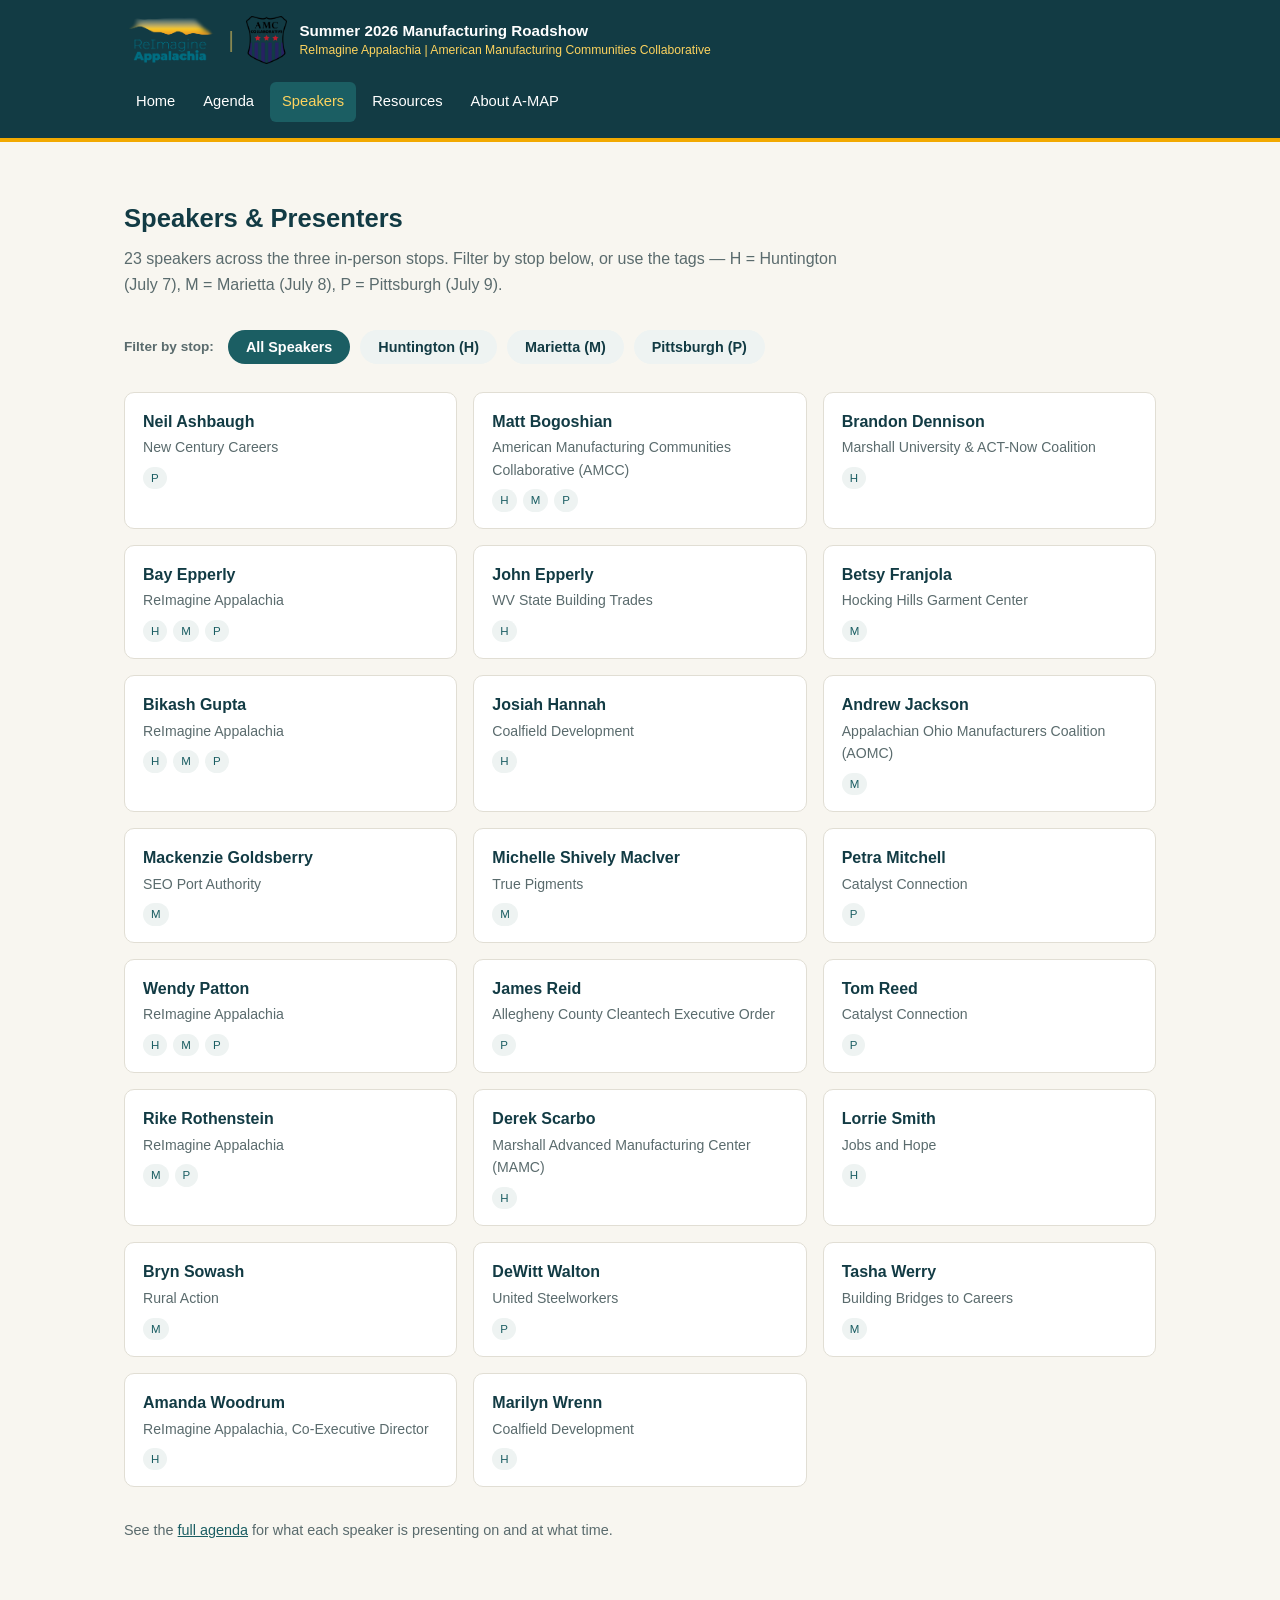
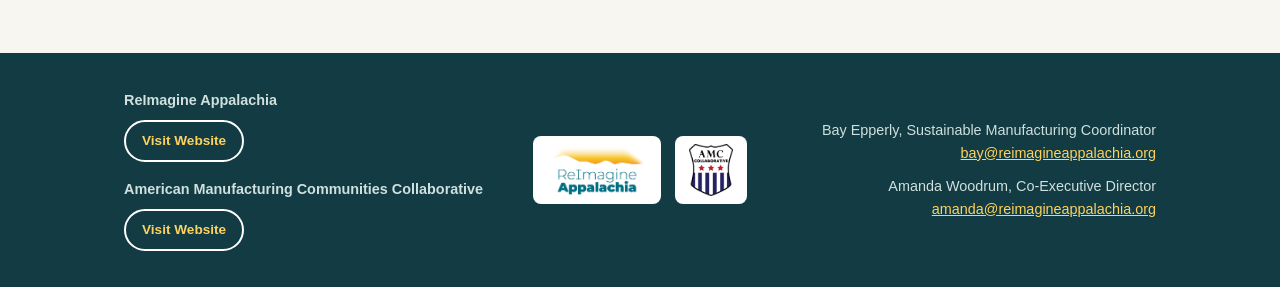
<file: speakers.html>
<!DOCTYPE html>
<html lang="en">
<head>
<meta charset="UTF-8">
<meta name="viewport" content="width=device-width, initial-scale=1.0">
<title>Speakers | Summer 2026 Manufacturing Roadshow — ReImagine Appalachia & AMCC</title>
<link rel="preconnect" href="https://fonts.googleapis.com">
<link href="https://fonts.googleapis.com/css2?family=Poppins:wght@400;600;700&display=swap" rel="stylesheet">
<link rel="stylesheet" href="styles.css">
</head>
<body>

<header class="site-header">
  <div class="container">
    <a class="brand" href="index.html">
      <img class="logo-mark" src="assets/ra-logo.png" alt="ReImagine Appalachia logo">
      <span class="brand-divider">|</span>
      <img class="partner-mark" src="assets/amcc-logo.png" alt="American Manufacturing Communities Collaborative (AMCC) logo">
      <span class="brand-text">
        <span class="tagline">Summer 2026 Manufacturing Roadshow</span>
        <span class="partner">ReImagine Appalachia | American Manufacturing Communities Collaborative</span>
      </span>
    </a>
    <div class="header-right">
      <nav class="main-nav">
        <a href="index.html">Home</a>
        <a href="agenda.html">Agenda</a>
        <a href="speakers.html" class="active">Speakers</a>
        <a href="resources.html">Resources</a>
        <a href="about.html">About A-MAP</a>
      </nav>
      <div class="header-actions">
        <div class="countdown" id="event-countdown">
          <svg class="countdown-icon" viewBox="0 0 24 24" fill="none" stroke="currentColor" stroke-width="1.8" aria-hidden="true"><rect x="3" y="5" width="18" height="16" rx="2"/><path d="M3 9h18M8 3v4M16 3v4"/></svg>
          <span class="countdown-text">Virtual Stop starts in <strong id="countdown-days">--</strong> Days : <strong id="countdown-hours">--</strong> Hours</span>
        </div>
      </div>
    </div>
  </div>
</header>

<section class="section">
  <div class="container">
    <h1 class="section-title">Speakers & Presenters</h1>
    <p class="section-sub"><span id="speaker-count">23</span> speakers across the three in-person stops. Filter by stop below, or use the tags — H = Huntington (July 7), M = Marietta (July 8), P = Pittsburgh (July 9).</p>

    <div class="filter-row" role="group" aria-label="Filter speakers by stop">
      <span class="filter-label">Filter by stop:</span>
      <button type="button" class="filter-btn active" data-filter="all">All Speakers</button>
      <button type="button" class="filter-btn" data-filter="H">Huntington (H)</button>
      <button type="button" class="filter-btn" data-filter="M">Marietta (M)</button>
      <button type="button" class="filter-btn" data-filter="P">Pittsburgh (P)</button>
    </div>

    <div class="speaker-grid" id="speaker-grid">

      <div class="speaker-card" data-stops="P"><h4>Neil Ashbaugh</h4><div class="org">New Century Careers</div><div class="stops"><span>P</span></div></div>
      <div class="speaker-card" data-stops="H M P"><h4>Matt Bogoshian</h4><div class="org">American Manufacturing Communities Collaborative (AMCC)</div><div class="stops"><span>H</span><span>M</span><span>P</span></div></div>
      <div class="speaker-card" data-stops="H"><h4>Brandon Dennison</h4><div class="org">Marshall University & ACT-Now Coalition</div><div class="stops"><span>H</span></div></div>
      <div class="speaker-card" data-stops="H M P"><h4>Bay Epperly</h4><div class="org">ReImagine Appalachia</div><div class="stops"><span>H</span><span>M</span><span>P</span></div></div>
      <div class="speaker-card" data-stops="H"><h4>John Epperly</h4><div class="org">WV State Building Trades</div><div class="stops"><span>H</span></div></div>
      <div class="speaker-card" data-stops="M"><h4>Betsy Franjola</h4><div class="org">Hocking Hills Garment Center</div><div class="stops"><span>M</span></div></div>
      <div class="speaker-card" data-stops="H M P"><h4>Bikash Gupta</h4><div class="org">ReImagine Appalachia</div><div class="stops"><span>H</span><span>M</span><span>P</span></div></div>
      <div class="speaker-card" data-stops="H"><h4>Josiah Hannah</h4><div class="org">Coalfield Development</div><div class="stops"><span>H</span></div></div>
      <div class="speaker-card" data-stops="M"><h4>Andrew Jackson</h4><div class="org">Appalachian Ohio Manufacturers Coalition (AOMC)</div><div class="stops"><span>M</span></div></div>
      <div class="speaker-card" data-stops="M"><h4>Mackenzie Goldsberry</h4><div class="org">SEO Port Authority</div><div class="stops"><span>M</span></div></div>
      <div class="speaker-card" data-stops="M"><h4>Michelle Shively MacIver</h4><div class="org">True Pigments</div><div class="stops"><span>M</span></div></div>
      <div class="speaker-card" data-stops="P"><h4>Petra Mitchell</h4><div class="org">Catalyst Connection</div><div class="stops"><span>P</span></div></div>
      <div class="speaker-card" data-stops="H M P"><h4>Wendy Patton</h4><div class="org">ReImagine Appalachia</div><div class="stops"><span>H</span><span>M</span><span>P</span></div></div>
      <div class="speaker-card" data-stops="P"><h4>James Reid</h4><div class="org">Allegheny County Cleantech Executive Order</div><div class="stops"><span>P</span></div></div>
      <div class="speaker-card" data-stops="P"><h4>Tom Reed</h4><div class="org">Catalyst Connection</div><div class="stops"><span>P</span></div></div>
      <div class="speaker-card" data-stops="M P"><h4>Rike Rothenstein</h4><div class="org">ReImagine Appalachia</div><div class="stops"><span>M</span><span>P</span></div></div>
      <div class="speaker-card" data-stops="H"><h4>Derek Scarbo</h4><div class="org">Marshall Advanced Manufacturing Center (MAMC)</div><div class="stops"><span>H</span></div></div>
      <div class="speaker-card" data-stops="H"><h4>Lorrie Smith</h4><div class="org">Jobs and Hope</div><div class="stops"><span>H</span></div></div>
      <div class="speaker-card" data-stops="M"><h4>Bryn Sowash</h4><div class="org">Rural Action</div><div class="stops"><span>M</span></div></div>
      <div class="speaker-card" data-stops="P"><h4>DeWitt Walton</h4><div class="org">United Steelworkers</div><div class="stops"><span>P</span></div></div>
      <div class="speaker-card" data-stops="M"><h4>Tasha Werry</h4><div class="org">Building Bridges to Careers</div><div class="stops"><span>M</span></div></div>
      <div class="speaker-card" data-stops="H"><h4>Amanda Woodrum</h4><div class="org">ReImagine Appalachia, Co-Executive Director</div><div class="stops"><span>H</span></div></div>
      <div class="speaker-card" data-stops="H"><h4>Marilyn Wrenn</h4><div class="org">Coalfield Development</div><div class="stops"><span>H</span></div></div>

    </div>

    <p style="margin-top:32px; color:var(--muted); font-size:0.9rem;">See the <a href="agenda.html">full agenda</a> for what each speaker is presenting on and at what time.</p>
  </div>
</section>

<footer class="site-footer">
  <div class="container">
    <div class="footer-col left">
      <div class="footer-org">
        <strong>ReImagine Appalachia</strong>
        <a class="btn btn-outline btn-sm" href="https://reimagineappalachia.org" target="_blank" rel="noopener">Visit Website</a>
      </div>
      <div class="footer-org">
        <strong>American Manufacturing Communities Collaborative</strong>
        <a class="btn btn-outline btn-sm" href="https://americanmcc.org/" target="_blank" rel="noopener">Visit Website</a>
      </div>
    </div>

    <div class="footer-logos">
      <span class="logo-chip"><img src="assets/ra-logo.png" alt="ReImagine Appalachia logo"></span>
      <span class="logo-chip"><img src="assets/amcc-logo.png" alt="American Manufacturing Communities Collaborative (AMCC) logo"></span>
    </div>

    <div class="footer-col right">
      <div>Bay Epperly, Sustainable Manufacturing Coordinator<br>
      <a href="mailto:bay@reimagineappalachia.org">bay@reimagineappalachia.org</a></div>
      <div style="margin-top:10px;">Amanda Woodrum, Co-Executive Director<br>
      <a href="mailto:amanda@reimagineappalachia.org">amanda@reimagineappalachia.org</a></div>
    </div>
  </div>
</footer>

<script>
(function () {
  var target = new Date('2026-09-08T12:00:00-04:00'); // Virtual Stop, 12:00 pm ET
  var boxEl = document.getElementById('event-countdown');
  var daysEl = document.getElementById('countdown-days');
  var hoursEl = document.getElementById('countdown-hours');
  if (!boxEl || !daysEl || !hoursEl) return;

  function setTile(el, value) {
    if (el.textContent === value) return;
    el.textContent = value;
    el.classList.remove('tick');
    void el.offsetWidth;
    el.classList.add('tick');
  }

  function update() {
    var diff = target - new Date();
    if (diff <= 0) {
      boxEl.style.display = 'none';
      return;
    }
    var days = Math.floor(diff / 86400000);
    var hours = Math.floor((diff % 86400000) / 3600000);
    setTile(daysEl, String(days));
    setTile(hoursEl, String(hours));
  }

  update();
  setInterval(update, 60000);
})();
</script>

<script>
(function () {
  var buttons = document.querySelectorAll('.filter-btn');
  var cards = document.querySelectorAll('.speaker-card');
  var countEl = document.getElementById('speaker-count');
  if (!buttons.length || !cards.length) return;

  function applyFilter(filter) {
    var visible = 0;
    cards.forEach(function (card) {
      var stops = (card.getAttribute('data-stops') || '').split(' ');
      var show = filter === 'all' || stops.indexOf(filter) !== -1;
      card.style.display = show ? '' : 'none';
      if (show) visible++;
    });
    if (countEl) countEl.textContent = visible;
  }

  buttons.forEach(function (btn) {
    btn.addEventListener('click', function () {
      buttons.forEach(function (b) { b.classList.remove('active'); });
      btn.classList.add('active');
      applyFilter(btn.getAttribute('data-filter'));
    });
  });
})();
</script>

</body>
</html>
</file>
<file: styles.css>
:root {
  /* Official ReImagine Appalachia brand colors, from their press kit style guide */
  --ra-medium-blue: #1896ae;
  --ra-dark-blue: #006e82;
  --ra-light-blue: #80d0d8;
  --ra-yellow: #f7c42a;
  --ra-orange: #ed9a22;
  --ra-navy: #1c3f60;

  --teal-dark: #123b44;
  --teal: #1b5e63;
  --teal-light: #2e8b96;
  --gold: #f2a900;
  --gold-light: #fdd35e;
  --cream: #f8f6f0;
  --text: #1f2d2f;
  --muted: #5a6b6d;
  --border: #e1ded4;
  --white: #ffffff;
  --radius: 10px;
}

* { box-sizing: border-box; }

html { scroll-behavior: smooth; }

body {
  margin: 0;
  font-family: -apple-system, BlinkMacSystemFont, "Segoe UI", Helvetica, Arial, sans-serif;
  color: var(--text);
  background: var(--cream);
  line-height: 1.6;
}

a { color: var(--teal); }
a:hover { color: var(--gold); }

img { max-width: 100%; display: block; }

.container {
  max-width: 1080px;
  margin: 0 auto;
  padding: 0 24px;
}

/* Header / nav */
header.site-header {
  background: var(--teal-dark);
  border-bottom: 4px solid var(--gold);
}

.site-header .container {
  display: flex;
  align-items: center;
  justify-content: space-between;
  flex-wrap: wrap;
  padding-top: 16px;
  padding-bottom: 16px;
  row-gap: 18px;
  column-gap: 12px;
}

.brand {
  display: flex;
  align-items: center;
  gap: 12px;
  text-decoration: none;
  flex: 1 0 100%;
}

.brand img.logo-mark { height: 48px; width: auto; flex-shrink: 0; }
.brand img.partner-mark { height: 48px; width: auto; flex-shrink: 0; }
.brand-divider { color: var(--gold-light); font-size: 1.4rem; opacity: 0.5; font-weight: 300; }

.brand-text {
  display: flex;
  flex-direction: column;
  gap: 2px;
  line-height: 1.3;
}

.brand-text .tagline {
  color: var(--white);
  font-weight: 600;
  font-size: 0.95rem;
}

.brand-text .partner {
  color: var(--gold-light);
  font-weight: 400;
  font-size: 0.76rem;
}

nav.main-nav {
  display: flex;
  gap: 4px;
  flex-wrap: wrap;
}

nav.main-nav a {
  color: var(--white);
  text-decoration: none;
  padding: 8px 12px;
  border-radius: 6px;
  font-size: 0.92rem;
  font-weight: 500;
  white-space: nowrap;
}

nav.main-nav a:hover,
nav.main-nav a.active {
  background: var(--teal);
  color: var(--gold-light);
}

.header-right {
  display: flex;
  align-items: center;
  justify-content: flex-start;
  gap: 32px;
  flex-wrap: wrap;
  flex: 1 0 100%;
}

.header-actions {
  display: flex;
  align-items: center;
  gap: 10px;
  flex-wrap: wrap;
}

/* Countdown — single-line badge, same height as the register button */
.countdown {
  display: inline-flex;
  align-items: flex-start;
  gap: 7px;
  background: rgba(255,255,255,0.06);
  border: 1px solid rgba(253,211,94,0.35);
  border-radius: 6px;
  padding: 7px 12px;
  max-width: 100%;
}
.countdown-icon { margin-top: 2px; }
.countdown-icon {
  width: 16px;
  height: 16px;
  color: var(--gold-light);
  flex-shrink: 0;
}
.countdown-text {
  font-size: 0.8rem;
  color: var(--white);
  white-space: nowrap;
}
.countdown-text strong {
  color: var(--gold-light);
  font-variant-numeric: tabular-nums;
  transition: opacity 0.15s;
}
.countdown-text strong.tick { animation: countdown-flash 0.4s ease; }
@keyframes countdown-flash {
  0% { opacity: 0.25; }
  100% { opacity: 1; }
}

.btn-register-header {
  display: inline-block;
  background: var(--gold-light);
  color: var(--teal-dark);
  font-weight: 700;
  font-size: 0.87rem;
  padding: 8px 14px;
  border-radius: 6px;
  text-decoration: none;
  white-space: nowrap;
  white-space: nowrap;
}
.btn-register-header:hover { background: var(--gold); color: var(--teal-dark); }

/* Hero */
.hero {
  position: relative;
  color: var(--white);
  padding: 90px 0 70px;
  background: linear-gradient(180deg, rgba(18,59,68,0.88), rgba(18,59,68,0.94)), var(--hero-img, none);
  background-size: cover;
  background-position: center;
}

.hero .eyebrow {
  color: var(--gold-light);
  text-transform: uppercase;
  letter-spacing: 0.08em;
  font-size: 0.85rem;
  font-weight: 700;
  margin-bottom: 10px;
}

.hero h1 {
  font-size: clamp(1.9rem, 4vw, 3rem);
  margin: 0 0 16px;
  line-height: 1.15;
}

.hero p.lead {
  font-size: 1.1rem;
  max-width: 640px;
  color: #eef4f2;
  margin: 0 0 28px;
}

.btn-row { display: flex; gap: 12px; flex-wrap: wrap; }

.btn {
  display: inline-block;
  padding: 12px 22px;
  border-radius: 30px;
  font-weight: 600;
  text-decoration: none;
  font-size: 0.95rem;
  border: 2px solid transparent;
}

.btn-gold { background: var(--gold); color: var(--teal-dark); }
.btn-gold:hover { background: var(--gold-light); color: var(--teal-dark); }

.btn-outline { border-color: var(--white); color: var(--white); }
.btn-outline:hover { border-color: var(--gold-light); color: var(--gold-light); }

.btn-sm { padding: 8px 16px; font-size: 0.85rem; }
.btn-teal { background: var(--teal); color: var(--white); }
.btn-teal:hover { background: var(--teal-light); color: var(--white); }

/* Jump-to nav buttons */
.jump-nav {
  display: flex;
  flex-wrap: wrap;
  gap: 10px;
  margin: 0 0 34px;
}
.jump-nav a {
  background: var(--teal);
  color: var(--white);
  padding: 9px 20px;
  border-radius: 22px;
  text-decoration: none;
  font-size: 0.9rem;
  font-weight: 600;
  transition: background 0.15s, color 0.15s;
}
.jump-nav a:hover { background: var(--gold); color: var(--teal-dark); }
.jump-nav a.current { background: var(--gold); color: var(--teal-dark); }
.jump-nav a.current:hover { background: var(--gold-light); }

/* Mini countdown above the agenda jump-nav */
.agenda-countdown {
  display: inline-flex;
  align-items: center;
  gap: 9px;
  background: #fff8e6;
  border: 1px solid var(--gold-light);
  color: var(--teal-dark);
  font-weight: 600;
  font-size: 0.92rem;
  padding: 10px 16px;
  border-radius: 8px;
  margin: 10px 0 20px;
}
.agenda-countdown .countdown-icon { width: 18px; height: 18px; color: var(--gold); flex-shrink: 0; }
.agenda-countdown strong { color: var(--teal-dark); font-variant-numeric: tabular-nums; }

/* Map embed */
.map-embed {
  width: 100%;
  height: 230px;
  border: 0;
  border-radius: var(--radius);
  display: block;
  margin: 14px 0 12px;
}

/* Collapsible agenda */
details.agenda-details { margin-bottom: 40px; }
details.agenda-details summary {
  cursor: pointer;
  list-style: none;
  background: #eef3f2;
  color: var(--teal-dark);
  font-weight: 700;
  font-size: 0.95rem;
  padding: 13px 18px;
  border-radius: var(--radius);
  display: flex;
  justify-content: space-between;
  align-items: center;
  user-select: none;
}
details.agenda-details summary::-webkit-details-marker { display: none; }
details.agenda-details summary::after {
  content: '+ Show schedule';
  color: var(--teal);
  font-weight: 600;
  font-size: 0.82rem;
}
details.agenda-details[open] summary::after { content: '– Hide schedule'; }
details.agenda-details[open] summary { border-radius: var(--radius) var(--radius) 0 0; }
details.agenda-details > table.agenda { margin-top: 12px; }
details.agenda-details .tour-note { margin-top: 12px; margin-bottom: 0; }

/* Sections */
.section { padding: 56px 0; }
.section.alt { background: var(--white); }

.section-title {
  font-size: 1.6rem;
  color: var(--teal-dark);
  margin: 0 0 8px;
}

.section-sub {
  color: var(--muted);
  margin: 0 0 32px;
  max-width: 720px;
}

/* Cards */
.grid {
  display: grid;
  gap: 20px;
  grid-template-columns: repeat(auto-fit, minmax(230px, 1fr));
}

.card {
  background: var(--white);
  border: 1px solid var(--border);
  border-radius: var(--radius);
  padding: 22px;
  box-shadow: 0 1px 3px rgba(18,59,68,0.06);
}

.card.card-new {
  position: relative;
  background: rgba(255,255,255,0.55);
  backdrop-filter: blur(10px);
  -webkit-backdrop-filter: blur(10px);
  border: 1px solid rgba(247,196,42,0.55);
  box-shadow: 0 4px 16px rgba(18,59,68,0.08);
}
.new-star {
  position: absolute;
  top: -13px;
  left: 18px;
  display: inline-flex;
  align-items: center;
  gap: 4px;
  background: var(--gold);
  color: var(--teal-dark);
  font-size: 0.68rem;
  font-weight: 700;
  text-transform: uppercase;
  letter-spacing: 0.05em;
  padding: 5px 11px;
  border-radius: 20px;
  box-shadow: 0 2px 6px rgba(18,59,68,0.2);
}
.new-star svg { width: 12px; height: 12px; }

.card .tag {
  display: inline-block;
  background: var(--teal-light);
  color: var(--white);
  font-size: 0.72rem;
  font-weight: 700;
  text-transform: uppercase;
  letter-spacing: 0.04em;
  padding: 3px 10px;
  border-radius: 20px;
  margin-bottom: 10px;
}

.card h3 { margin: 0 0 6px; color: var(--teal-dark); font-size: 1.15rem; }
.card .meta { color: var(--muted); font-size: 0.92rem; margin-bottom: 10px; }
.card p { margin: 0 0 12px; font-size: 0.95rem; }

.stop-address {
  display: flex;
  align-items: flex-start;
  gap: 7px;
  margin: 0 0 6px;
  font-size: 0.94rem;
}
.stop-address .pin-icon {
  width: 16px;
  height: 16px;
  color: var(--teal);
  flex-shrink: 0;
  margin-top: 3px;
}
.stop-address a {
  color: var(--text);
  text-decoration: none;
}
.stop-address a:hover { color: var(--teal); text-decoration: underline; }
.stop-tour {
  font-size: 0.85rem;
  color: var(--muted);
  margin: 0 0 14px;
}

/* Recap section (Where We've Been) */
.recap-split {
  display: grid;
  grid-template-columns: 0.85fr 1.3fr;
  gap: 32px;
  align-items: start;
}
.recap-summary p { max-width: 560px; }
.recap-stops-list {
  list-style: none;
  padding: 0;
  margin: 16px 0 0;
  display: flex;
  flex-direction: column;
  gap: 10px;
}
.recap-stops-list li {
  display: flex;
  align-items: flex-start;
  gap: 7px;
  font-size: 0.94rem;
}
.recap-stops-list .pin-icon {
  width: 16px;
  height: 16px;
  color: var(--teal);
  flex-shrink: 0;
  margin-top: 3px;
}
.recap-stops-list a {
  color: var(--text);
  text-decoration: none;
}
.recap-stops-list a:hover { color: var(--teal); text-decoration: underline; }
.recap-map-embed { width: 100%; height: 100%; min-height: 460px; border: 0; border-radius: var(--radius); display: block; margin: 0; }
@media (max-width: 780px) {
  .recap-split { grid-template-columns: 1fr; }
  .recap-map-embed { min-height: 320px; }
}

/* Stop banner */
.stop-banner {
  background: var(--teal-dark);
  color: var(--white);
  border-radius: var(--radius);
  padding: 24px 28px;
  margin: 40px 0 18px;
}

.stop-banner:first-of-type { margin-top: 0; }

.stop-banner .eyebrow {
  color: var(--gold-light);
  font-weight: 700;
  text-transform: uppercase;
  font-size: 0.78rem;
  letter-spacing: 0.06em;
  margin-bottom: 6px;
}

.stop-banner h2 { margin: 0 0 10px; font-size: 1.5rem; }

.stop-banner .details {
  display: flex;
  flex-wrap: wrap;
  gap: 18px;
  font-size: 0.92rem;
  color: #dbe8e6;
}

.stop-banner .details strong { color: var(--white); }

/* Agenda table */
table.agenda {
  width: 100%;
  border-collapse: collapse;
  margin-bottom: 12px;
  background: var(--white);
}
table.agenda th:nth-child(1), table.agenda td:nth-child(1) { width: 16%; }
table.agenda th:nth-child(2), table.agenda td:nth-child(2) { width: 46%; }
table.agenda th:nth-child(3), table.agenda td:nth-child(3) { width: 38%; }

table.agenda th, table.agenda td {
  text-align: left;
  padding: 12px 14px;
  border-bottom: 1px solid var(--border);
  font-size: 0.94rem;
  vertical-align: top;
}

table.agenda th {
  background: #eef3f2;
  color: var(--teal-dark);
  font-size: 0.8rem;
  text-transform: uppercase;
  letter-spacing: 0.03em;
}

table.agenda td.time { font-weight: 600; color: var(--teal); white-space: nowrap; }
table.agenda td ul { margin: 4px 0 0; padding-left: 18px; }
table.agenda td ul ul { margin-top: 2px; }
table.agenda td li { margin-bottom: 3px; }
table.agenda td .prompt { display: block; margin: 4px 0 6px; color: var(--muted); }
table.agenda td .sub-label { display: block; font-weight: 600; margin: 6px 0 2px; color: var(--teal-dark); font-size: 0.88rem; }

.tour-note {
  background: #fff8e6;
  border: 1px solid var(--gold-light);
  border-radius: var(--radius);
  padding: 12px 16px;
  font-size: 0.92rem;
  margin-bottom: 40px;
}

/* Pillars */
.pillar {
  border-left: 4px solid var(--gold);
  padding-left: 14px;
}
.pillar h3 { margin: 0 0 4px; color: var(--teal-dark); font-size: 1.05rem; }
.pillar p { margin: 0; color: var(--muted); font-size: 0.92rem; }

/* Chips */
.chip-row { display: flex; flex-wrap: wrap; gap: 8px; margin: 16px 0; }
.chip {
  background: #eef3f2;
  color: var(--teal-dark);
  font-size: 0.85rem;
  padding: 6px 14px;
  border-radius: 20px;
}

/* Speaker filter */
.filter-row {
  display: flex;
  align-items: center;
  gap: 10px;
  flex-wrap: wrap;
  margin: 4px 0 28px;
}
.filter-label {
  font-size: 0.85rem;
  font-weight: 600;
  color: var(--muted);
  margin-right: 4px;
}
.filter-btn {
  background: #eef3f2;
  color: var(--teal-dark);
  border: none;
  padding: 9px 18px;
  border-radius: 22px;
  font-weight: 600;
  font-size: 0.9rem;
  font-family: inherit;
  cursor: pointer;
  transition: background 0.15s, color 0.15s;
}
.filter-btn:hover { background: var(--teal-light); color: var(--white); }
.filter-btn.active { background: var(--teal); color: var(--white); }

/* Speaker list */
.speaker-grid {
  display: grid;
  gap: 16px;
  grid-template-columns: repeat(auto-fit, minmax(260px, 1fr));
}
.speaker-card {
  background: var(--white);
  border: 1px solid var(--border);
  border-radius: var(--radius);
  padding: 16px 18px;
}
.speaker-card h4 { margin: 0 0 2px; color: var(--teal-dark); font-size: 1rem; }
.speaker-card .org { color: var(--muted); font-size: 0.88rem; margin-bottom: 8px; }
.speaker-card .stops { display: flex; gap: 6px; flex-wrap: wrap; }
.speaker-card .stops span {
  font-size: 0.72rem;
  background: #eef3f2;
  color: var(--teal);
  padding: 2px 8px;
  border-radius: 12px;
}

/* Resource list */
.resource-list { list-style: none; padding: 0; margin: 0; }
.resource-list li {
  padding: 10px 0;
  border-bottom: 1px solid var(--border);
  font-size: 0.95rem;
}
.resource-list li:last-child { border-bottom: none; }
.resource-list .missing {
  color: var(--muted);
  font-style: italic;
  font-size: 0.85rem;
}

/* Link buttons — small pill-style buttons for inline resource links */
.link-row {
  display: flex;
  flex-wrap: wrap;
  gap: 8px;
  margin-top: 14px;
}

.link-btn {
  display: inline-flex;
  align-items: center;
  gap: 4px;
  padding: 8px 16px;
  border-radius: 20px;
  background: #eef3f2;
  color: var(--teal-dark);
  font-size: 0.85rem;
  font-weight: 600;
  text-decoration: none;
  border: 1px solid transparent;
  transition: background 0.15s, color 0.15s;
}
.link-btn:hover { background: var(--teal); color: var(--white); }

.link-btn.register,
.link-btn.accent {
  background: var(--gold);
  color: var(--teal-dark);
}
.link-btn.register:hover,
.link-btn.accent:hover { background: var(--gold-light); color: var(--teal-dark); }

.link-btn.pending {
  background: transparent;
  color: var(--muted);
  font-weight: 400;
  font-style: italic;
  border: 1px dashed var(--border);
  cursor: default;
}

/* Signup form */
.signup {
  background: var(--teal-dark);
  color: var(--white);
  border-radius: var(--radius);
  padding: 36px;
  text-align: center;
}
.signup h2 { margin: 0 0 10px; }
.signup p { color: #dbe8e6; margin: 0 0 20px; }
.signup form {
  display: grid;
  grid-template-columns: 1fr 1fr;
  gap: 10px;
  max-width: 560px;
  margin: 0 auto;
  text-align: left;
}
.signup form input {
  padding: 12px 16px;
  border-radius: 10px;
  border: none;
  font-size: 0.95rem;
  width: 100%;
  box-sizing: border-box;
  font-family: inherit;
}
.signup form .field-full { grid-column: 1 / -1; }
.signup form button[type="submit"] {
  grid-column: 1 / -1;
  justify-self: center;
  margin-top: 6px;
  min-width: 160px;
  border: none;
  cursor: pointer;
}
.signup .disclaimer {
  font-size: 0.78rem;
  color: #a9c0bd;
  margin-top: 14px;
}
.form-status {
  margin-top: 14px;
  font-size: 0.9rem;
  min-height: 1.2em;
  font-weight: 600;
}
.form-status.success { color: var(--gold-light); }
.form-status.error { color: #ffb4b4; }

@media (max-width: 560px) {
  .signup form { grid-template-columns: 1fr; }
}

/* Footer */
footer.site-footer {
  background: var(--teal-dark);
  color: #cfe0dd;
  padding: 36px 0;
  margin-top: 40px;
  font-size: 0.9rem;
}
footer.site-footer a { color: var(--gold-light); }
footer.site-footer .container {
  display: flex;
  justify-content: space-between;
  align-items: center;
  flex-wrap: wrap;
  gap: 28px;
}
.footer-col { flex: 1 1 220px; }
.footer-col.right { text-align: right; }
.footer-org { display: flex; flex-direction: column; align-items: flex-start; gap: 8px; }
.footer-org + .footer-org { margin-top: 16px; }
.footer-logos {
  display: flex;
  align-items: center;
  gap: 14px;
  flex: 0 0 auto;
}
.footer-logos .logo-chip {
  background: var(--white);
  border-radius: 8px;
  padding: 8px 14px;
  display: flex;
  align-items: center;
}
.footer-logos .logo-chip img { height: 52px; width: auto; }

@media (max-width: 700px) {
  footer.site-footer .container { flex-direction: column; text-align: center; }
  .footer-col.right { text-align: center; }
  .footer-org { align-items: center; }
}

/* Competitive Edge — static icon cards */
.edge-grid {
  display: grid;
  grid-template-columns: repeat(auto-fit, minmax(220px, 1fr));
  gap: 18px;
}

.edge-card {
  position: relative;
  background: var(--white);
  padding: 22px 20px;
  border-radius: 4px;
}
.edge-card::before, .edge-card::after {
  content: '';
  position: absolute;
  width: 18px;
  height: 18px;
  border-color: var(--gold);
  border-style: solid;
  border-width: 0;
}
.edge-card::before { top: 0; left: 0; border-top-width: 2px; border-left-width: 2px; }
.edge-card::after { bottom: 0; right: 0; border-bottom-width: 2px; border-right-width: 2px; }

.edge-card .edge-icon {
  width: 34px;
  height: 34px;
  color: var(--teal);
  margin-bottom: 10px;
}
.edge-card h4 { margin: 0 0 6px; color: var(--teal-dark); font-size: 1rem; }
.edge-card p { margin: 0; color: var(--muted); font-size: 0.88rem; }

/* Timeline — What's Next */
.timeline { position: relative; margin: 24px 0 0; max-width: 720px; }
.timeline::before {
  content: '';
  position: absolute;
  top: 4px;
  bottom: 4px;
  left: 14px;
  width: 2px;
  background: var(--border);
}
.timeline-item { position: relative; padding-left: 54px; margin-bottom: 24px; }
.timeline-item:last-child { margin-bottom: 0; }
.timeline-num {
  position: absolute;
  left: 0;
  top: 0;
  width: 30px;
  height: 30px;
  border-radius: 50%;
  background: var(--teal);
  color: var(--white);
  font-weight: 700;
  font-size: 0.9rem;
  display: flex;
  align-items: center;
  justify-content: center;
  box-shadow: 0 0 0 4px var(--cream);
  z-index: 1;
}
.timeline-content {
  background: var(--white);
  border: 1px solid var(--border);
  border-radius: var(--radius);
  padding: 14px 18px;
}
.timeline-content h4 { margin: 0 0 2px; color: var(--teal-dark); font-size: 1rem; }
.timeline-content p { margin: 0; color: var(--muted); font-size: 0.86rem; }
.timeline-item.tbd .timeline-num { background: var(--gold); color: var(--teal-dark); }

@media (max-width: 640px) {
  .site-header .container { flex-direction: column; align-items: flex-start; }
  .stop-banner .details { flex-direction: column; gap: 6px; }

  /* Stack the agenda table into cards instead of hiding the Speakers column */
  table.agenda thead { display: none; }
  table.agenda { border-collapse: separate; border-spacing: 0; }
  table.agenda, table.agenda tbody, table.agenda tr, table.agenda td { display: block; width: 100%; }
  table.agenda tr {
    background: var(--white);
    border: 1px solid var(--border);
    border-radius: var(--radius);
    box-shadow: 0 1px 3px rgba(18,59,68,0.06);
    padding: 16px;
    margin-bottom: 14px;
  }
  table.agenda tr:last-child { margin-bottom: 0; }
  table.agenda td {
    padding: 4px 0;
    border-bottom: none;
  }
  table.agenda td.time { font-size: 0.98rem; }
  table.agenda td:nth-child(2)::before,
  table.agenda td:nth-child(3)::before {
    display: block;
    font-size: 0.7rem;
    font-weight: 700;
    text-transform: uppercase;
    letter-spacing: 0.04em;
    color: var(--muted);
    margin-top: 6px;
  }
  table.agenda td:nth-child(2)::before { content: "Agenda Item"; }
  table.agenda td:nth-child(3)::before { content: "Speakers"; }
}
</file>
